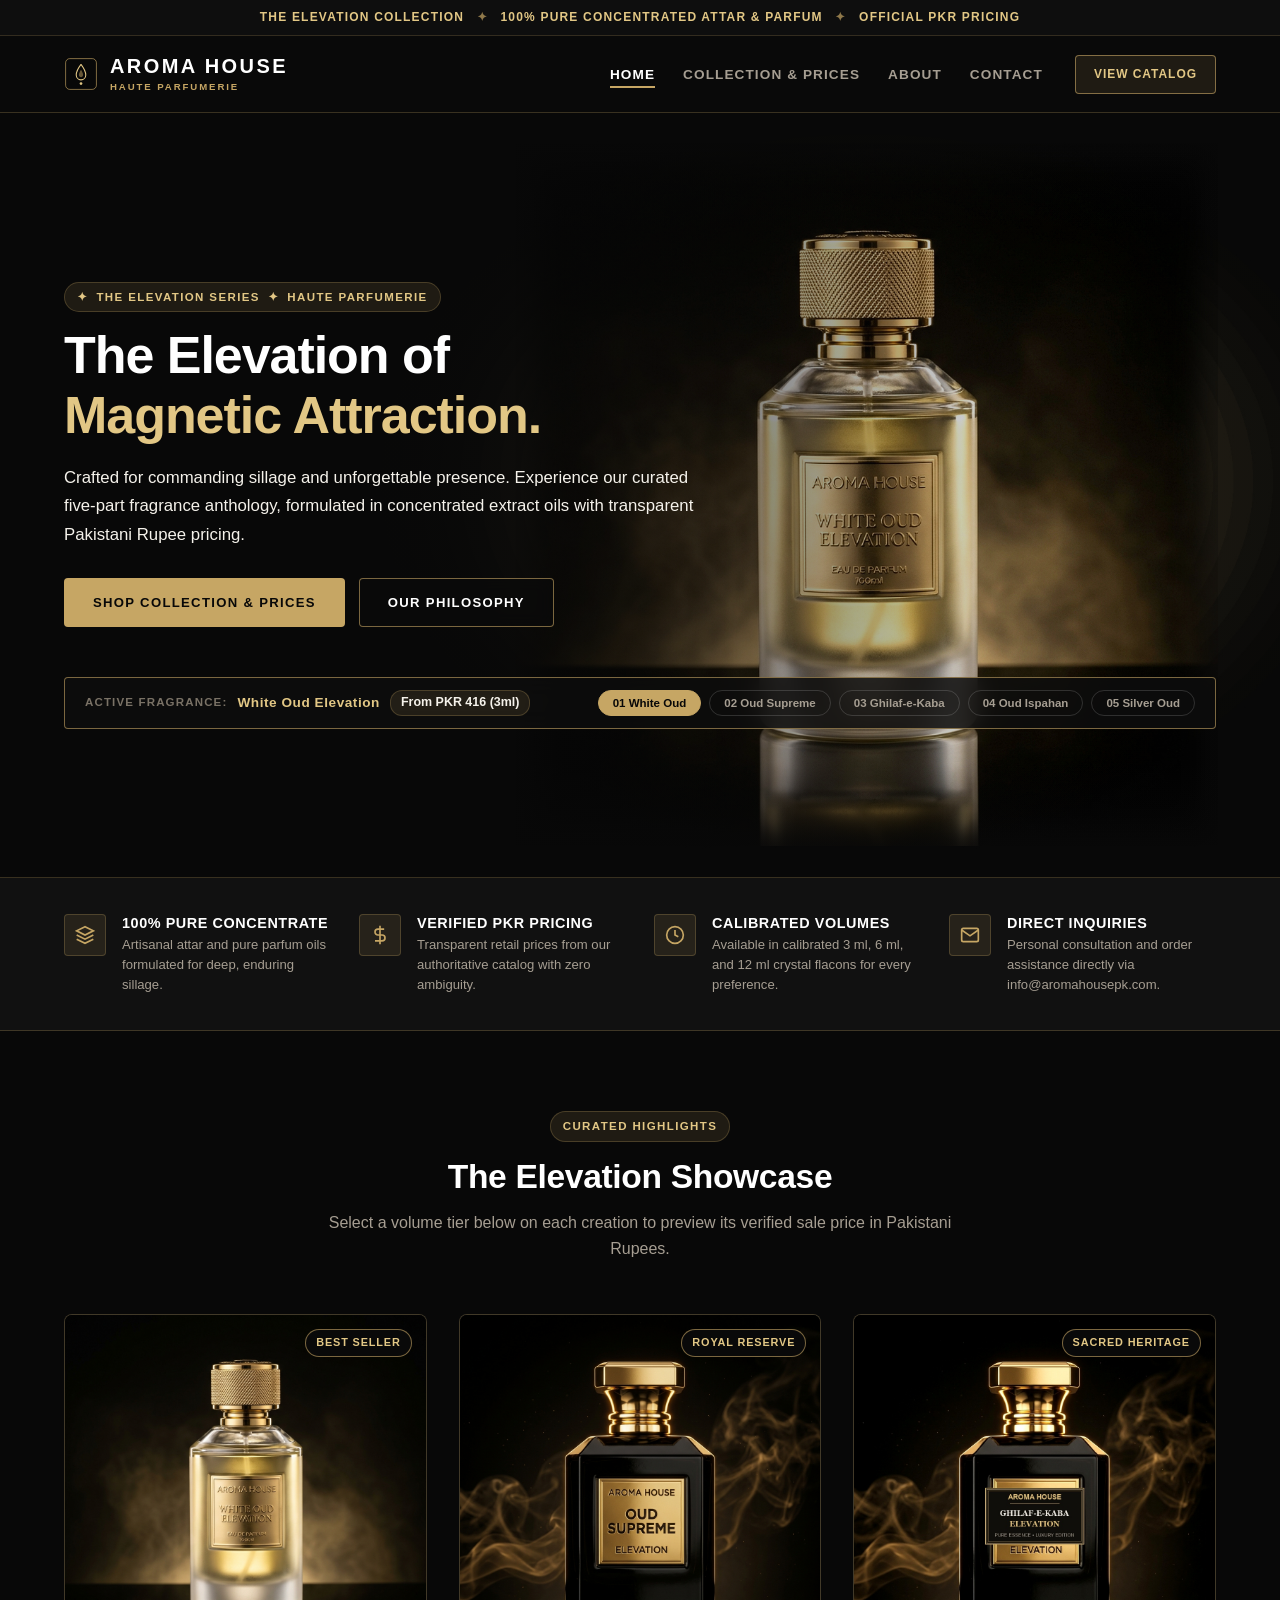
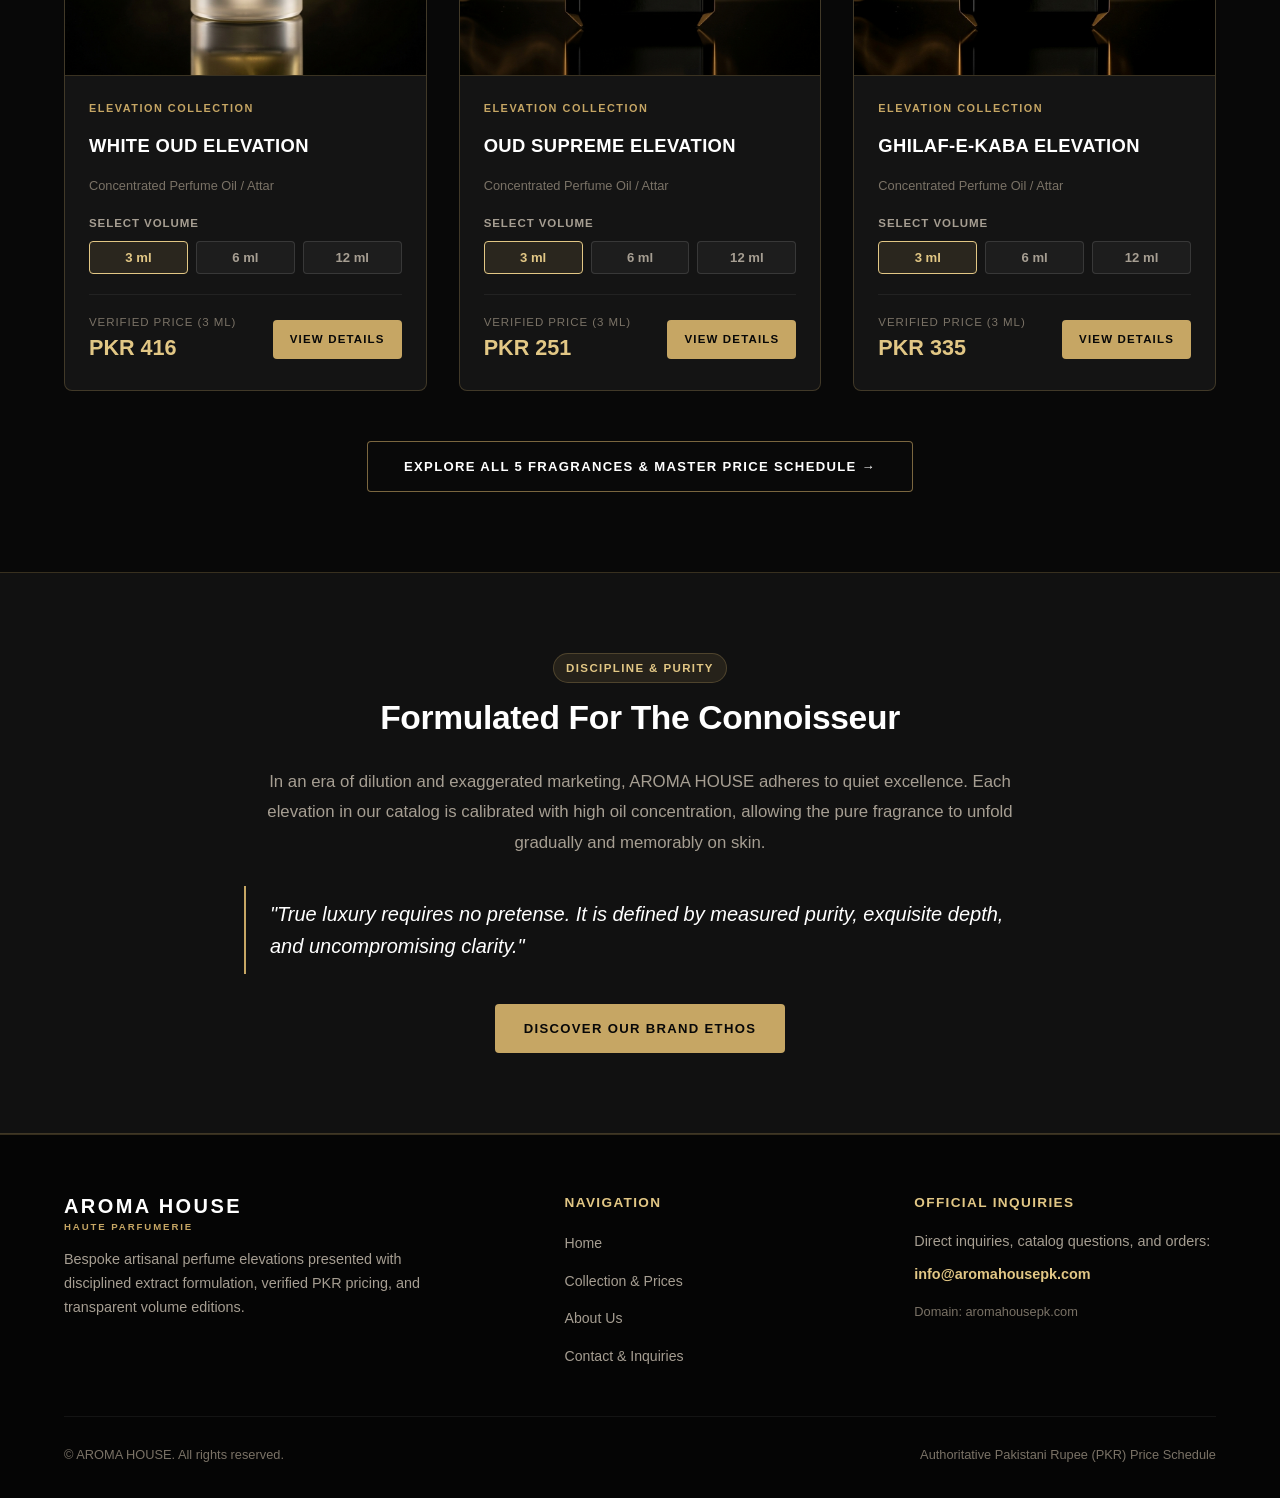
<file: index.html>
<!DOCTYPE html>
<html lang="en">
<head>
  <meta charset="UTF-8">
  <meta name="viewport" content="width=device-width, initial-scale=1.0">
  <title>AROMA HOUSE | Haute Parfumerie &amp; Elevation Fragrances</title>
  <meta name="description" content="Welcome to AROMA HOUSE. Experience our signature Elevation Collection featuring White Oud, Oud Supreme, Ghilaf-e-Kaba, Oud Ispahan, and Silver Oud with verified transparent PKR pricing.">
  <link rel="canonical" href="https://aromahousepk.com/">
  <meta property="og:title" content="AROMA HOUSE | Haute Parfumerie &amp; Elevation Fragrances">
  <meta property="og:description" content="Discover AROMA HOUSE. Pure concentrated fragrance elevations with verified prices in Pakistani Rupees.">
  <meta property="og:url" content="https://aromahousepk.com/">
  <meta property="og:type" content="website">
  <meta property="og:image" content="./assets/story-scene-4-finale.jpg">
  <link rel="icon" type="image/svg+xml" href="./assets/favicon.svg">
  <link rel="stylesheet" href="./css/style.css">
</head>
<body>
  <!-- Accessible Skip Link -->
  <a href="#main-content" class="skip-link">Skip to main content</a>

  <!-- Top Announcement Bar -->
  <aside class="announcement-bar" aria-label="Brand Announcement">
    THE ELEVATION COLLECTION <span>✦</span> 100% PURE CONCENTRATED ATTAR &amp; PARFUM <span>✦</span> OFFICIAL PKR PRICING
  </aside>

  <!-- Global Header -->
  <header class="site-header">
    <div class="container">
      <div class="header-inner">
        <a href="./index.html" class="brand-link" aria-label="AROMA HOUSE Home">
          <svg class="brand-emblem-svg" viewBox="0 0 64 64" fill="none" xmlns="http://www.w3.org/2000/svg" aria-hidden="true">
            <rect width="64" height="64" rx="10" fill="#080808"/>
            <rect x="3" y="3" width="58" height="58" rx="8" stroke="#C6A664" stroke-width="1.5" stroke-opacity="0.8"/>
            <path d="M32 14 C32 14 23 26 23 34 C23 39 27 43 32 43 C37 43 41 39 41 34 C41 26 32 14 32 14 Z" stroke="#E2C785" stroke-width="2" stroke-linejoin="round"/>
            <path d="M32 24 C32 24 28 30 28 34 C28 36.2 29.8 38 32 38 C34.2 38 36 36.2 36 34 C36 30 32 24 32 24 Z" fill="#C6A664" fill-opacity="0.5"/>
            <circle cx="32" cy="50" r="2.5" fill="#E2C785"/>
          </svg>
          <div class="brand-wordmark">
            <span class="brand-title-main">AROMA HOUSE</span>
            <span class="brand-tagline-sub">HAUTE PARFUMERIE</span>
          </div>
        </a>

        <nav class="desktop-nav" aria-label="Primary Navigation">
          <ul class="nav-links">
            <li><a href="./index.html" class="nav-link active" aria-current="page">Home</a></li>
            <li><a href="./collection.html" class="nav-link">Collection &amp; Prices</a></li>
            <li><a href="./about.html" class="nav-link">About</a></li>
            <li><a href="./contact.html" class="nav-link">Contact</a></li>
          </ul>
          <a href="./collection.html" class="header-cta-btn">View Catalog</a>
        </nav>

        <button type="button" class="mobile-nav-toggle" aria-expanded="false" aria-controls="mobile-nav-menu" aria-label="Toggle navigation menu">
          <span class="hamburger-icon">
            <span class="hamburger-line line-1"></span>
            <span class="hamburger-line line-2"></span>
            <span class="hamburger-line line-3"></span>
          </span>
        </button>
      </div>
    </div>
  </header>

  <!-- Mobile Navigation Drawer -->
  <div id="mobile-nav-menu" class="mobile-nav-drawer" aria-label="Mobile Navigation">
    <ul class="mobile-nav-links">
      <li><a href="./index.html" class="mobile-nav-link active">Home</a></li>
      <li><a href="./collection.html" class="mobile-nav-link">Collection &amp; Prices</a></li>
      <li><a href="./about.html" class="mobile-nav-link">About</a></li>
      <li><a href="./contact.html" class="mobile-nav-link">Contact</a></li>
    </ul>
    <div style="margin-top: 24px;">
      <a href="./collection.html" class="btn btn-primary" style="width: 100%;">Explore Full Collection</a>
    </div>
  </div>

  <!-- Main Content -->
  <main id="main-content">
    <!-- Hero Section: Full-Bleed Background Slideshow & Cinema Ambient Video -->
    <section class="hero-fullscreen-section" aria-label="AROMA HOUSE Hero Showcase">
      <!-- Full-bleed Background Media Container (Spans Entire Hero Section) -->
      <div class="hero-backdrop-container">
        <!-- Crystal-Clear Fullscreen Slides for Each Elevation Fragrance -->
        <img src="./assets/hero-slide-1.jpg" alt="White Oud Elevation - AROMA HOUSE" class="hero-bg-slide active" data-slide="0">
        <img src="./assets/hero-slide-2.jpg" alt="Oud Supreme Elevation - AROMA HOUSE" class="hero-bg-slide" data-slide="1">
        <img src="./assets/hero-slide-3.jpg" alt="Ghilaf-e-Kaba Elevation - AROMA HOUSE" class="hero-bg-slide" data-slide="2">
        <img src="./assets/hero-slide-4.jpg" alt="Oud Ispahan Elevation - AROMA HOUSE" class="hero-bg-slide" data-slide="3">
        <img src="./assets/hero-slide-5.jpg" alt="Silver Oud Elevation V-2025 - AROMA HOUSE" class="hero-bg-slide" data-slide="4">

        <!-- Ambient Video Shimmer Layer -->
        <video class="hero-fullscreen-video" autoplay loop muted playsinline poster="./assets/hero-slide-1.jpg" aria-hidden="true">
          <source src="./assets/hero-fullscreen-ambient.mp4" type="video/mp4">
        </video>

        <!-- Studio Vignette Gradient Overlay -->
        <div class="hero-backdrop-overlay" aria-hidden="true"></div>
      </div>

      <!-- Foreground Content Layer -->
      <div class="container hero-foreground-content">
        <div class="hero-content-box">
          <div class="overline-badge">
            <span>✦</span> The Elevation Series <span>✦</span> Haute Parfumerie
          </div>
          <h1 class="hero-headline">
            The Elevation of <br><span class="gold-gradient-text">Magnetic Attraction.</span>
          </h1>
          <p class="hero-subtext">
            Crafted for commanding sillage and unforgettable presence. Experience our curated five-part fragrance anthology, formulated in concentrated extract oils with transparent Pakistani Rupee pricing.
          </p>
          <div class="hero-button-row">
            <a href="./collection.html" class="btn btn-primary">Shop Collection &amp; Prices</a>
            <a href="./about.html" class="btn btn-outline">Our Philosophy</a>
          </div>
        </div>

        <!-- Floating Interactive Fragrance Switcher Bar -->
        <div class="hero-bottom-timeline" aria-label="Elevation Series Fragrance Selector">
          <div class="timeline-info-group">
            <span class="timeline-info-label">Active Fragrance:</span>
            <span class="timeline-active-name" id="hero-active-title">White Oud Elevation</span>
            <span class="timeline-active-price" id="hero-active-price">From PKR 416 (3ml)</span>
          </div>
          <div class="slide-nav-pills" role="tablist" aria-label="Select Fragrance Slide">
            <button type="button" class="slide-pill-trigger active" role="tab" aria-selected="true" data-slide="0" data-name="White Oud Elevation" data-price="From PKR 416 (3ml)">
              01 White Oud
            </button>
            <button type="button" class="slide-pill-trigger" role="tab" aria-selected="false" data-slide="1" data-name="Oud Supreme Elevation" data-price="From PKR 251 (3ml)">
              02 Oud Supreme
            </button>
            <button type="button" class="slide-pill-trigger" role="tab" aria-selected="false" data-slide="2" data-name="Ghilaf-e-Kaba Elevation" data-price="From PKR 335 (3ml)">
              03 Ghilaf-e-Kaba
            </button>
            <button type="button" class="slide-pill-trigger" role="tab" aria-selected="false" data-slide="3" data-name="Oud Ispahan Elevation" data-price="From PKR 504 (3ml)">
              04 Oud Ispahan
            </button>
            <button type="button" class="slide-pill-trigger" role="tab" aria-selected="false" data-slide="4" data-name="Silver Oud Elevation V-2025" data-price="From PKR 281 (3ml)">
              05 Silver Oud
            </button>
          </div>
        </div>
      </div>
    </section>

    <!-- Trust & Quality Strip -->
    <section class="trust-strip-section">
      <div class="container">
        <div class="trust-grid">
          <div class="trust-item">
            <div class="trust-icon-box" aria-hidden="true">
              <svg width="20" height="20" viewBox="0 0 24 24" fill="none" stroke="currentColor" stroke-width="2">
                <path d="M12 2L2 7l10 5 10-5-10-5zM2 17l10 5 10-5M2 12l10 5 10-5"/>
              </svg>
            </div>
            <div>
              <h3 class="trust-item-title">100% Pure Concentrate</h3>
              <p class="trust-item-desc">Artisanal attar and pure parfum oils formulated for deep, enduring sillage.</p>
            </div>
          </div>

          <div class="trust-item">
            <div class="trust-icon-box" aria-hidden="true">
              <svg width="20" height="20" viewBox="0 0 24 24" fill="none" stroke="currentColor" stroke-width="2">
                <path d="M12 1v22M17 5H9.5a3.5 3.5 0 0 0 0 7h5a3.5 3.5 0 0 1 0 7H6"/>
              </svg>
            </div>
            <div>
              <h3 class="trust-item-title">Verified PKR Pricing</h3>
              <p class="trust-item-desc">Transparent retail prices from our authoritative catalog with zero ambiguity.</p>
            </div>
          </div>

          <div class="trust-item">
            <div class="trust-icon-box" aria-hidden="true">
              <svg width="20" height="20" viewBox="0 0 24 24" fill="none" stroke="currentColor" stroke-width="2">
                <circle cx="12" cy="12" r="10"/>
                <polyline points="12 6 12 12 16 14"/>
              </svg>
            </div>
            <div>
              <h3 class="trust-item-title">Calibrated Volumes</h3>
              <p class="trust-item-desc">Available in calibrated 3 ml, 6 ml, and 12 ml crystal flacons for every preference.</p>
            </div>
          </div>

          <div class="trust-item">
            <div class="trust-icon-box" aria-hidden="true">
              <svg width="20" height="20" viewBox="0 0 24 24" fill="none" stroke="currentColor" stroke-width="2">
                <path d="M4 4h16c1.1 0 2 .9 2 2v12c0 1.1-.9 2-2 2H4c-1.1 0-2-.9-2-2V6c0-1.1.9-2 2-2z"/>
                <polyline points="22,6 12,13 2,6"/>
              </svg>
            </div>
            <div>
              <h3 class="trust-item-title">Direct Inquiries</h3>
              <p class="trust-item-desc">Personal consultation and order assistance directly via info@aromahousepk.com.</p>
            </div>
          </div>
        </div>
      </div>
    </section>

    <!-- Curated Fragrance Highlights -->
    <section class="section">
      <div class="container">
        <div class="section-title-wrap">
          <div class="overline-badge">Curated Highlights</div>
          <h2 class="section-heading-epic">The Elevation Showcase</h2>
          <p class="section-desc-epic">
            Select a volume tier below on each creation to preview its verified sale price in Pakistani Rupees.
          </p>
        </div>

        <div class="products-grid-luxury">
          <!-- Featured Product 1: WHITE OUD ELEVATION -->
          <article class="fragrance-card" id="card-white-oud">
            <div class="fragrance-card-media">
              <span class="fragrance-card-badge">BEST SELLER</span>
              <img src="./assets/white-oud-elevation.jpg" alt="AROMA HOUSE White Oud Elevation Luxury Perfume Bottle" loading="lazy">
            </div>
            <div class="fragrance-card-body">
              <span class="fragrance-card-category">Elevation Collection</span>
              <h3 class="fragrance-card-name">WHITE OUD ELEVATION</h3>
              <p class="fragrance-card-concentration">Concentrated Perfume Oil / Attar</p>

              <span class="size-picker-label">Select Volume</span>
              <div class="size-picker-buttons" role="group" aria-label="Available bottle sizes for White Oud Elevation">
                <button type="button" class="size-pill-btn active" data-size="3 ml" data-price="PKR 416" aria-pressed="true">3 ml</button>
                <button type="button" class="size-pill-btn" data-size="6 ml" data-price="PKR 702" aria-pressed="false">6 ml</button>
                <button type="button" class="size-pill-btn" data-size="12 ml" data-price="PKR 1,283" aria-pressed="false">12 ml</button>
              </div>

              <div class="fragrance-card-footer">
                <div>
                  <div class="price-sub-label">Verified Price (<span class="current-size-label">3 ml</span>)</div>
                  <div class="price-amount-highlight">PKR 416</div>
                </div>
                <a href="./collection.html#product-white-oud" class="btn btn-primary" style="padding: 9px 16px; font-size: 0.72rem;">View Details</a>
              </div>
            </div>
          </article>

          <!-- Featured Product 2: OUD SUPREME ELEVATION -->
          <article class="fragrance-card" id="card-oud-supreme">
            <div class="fragrance-card-media">
              <span class="fragrance-card-badge">ROYAL RESERVE</span>
              <img src="./assets/oud-supreme-elevation.jpg" alt="AROMA HOUSE Oud Supreme Elevation Luxury Perfume Bottle" loading="lazy">
            </div>
            <div class="fragrance-card-body">
              <span class="fragrance-card-category">Elevation Collection</span>
              <h3 class="fragrance-card-name">OUD SUPREME ELEVATION</h3>
              <p class="fragrance-card-concentration">Concentrated Perfume Oil / Attar</p>

              <span class="size-picker-label">Select Volume</span>
              <div class="size-picker-buttons" role="group" aria-label="Available bottle sizes for Oud Supreme Elevation">
                <button type="button" class="size-pill-btn active" data-size="3 ml" data-price="PKR 251" aria-pressed="true">3 ml</button>
                <button type="button" class="size-pill-btn" data-size="6 ml" data-price="PKR 371" aria-pressed="false">6 ml</button>
                <button type="button" class="size-pill-btn" data-size="12 ml" data-price="PKR 621" aria-pressed="false">12 ml</button>
              </div>

              <div class="fragrance-card-footer">
                <div>
                  <div class="price-sub-label">Verified Price (<span class="current-size-label">3 ml</span>)</div>
                  <div class="price-amount-highlight">PKR 251</div>
                </div>
                <a href="./collection.html#product-oud-supreme" class="btn btn-primary" style="padding: 9px 16px; font-size: 0.72rem;">View Details</a>
              </div>
            </div>
          </article>

          <!-- Featured Product 3: GHILAF-E-KABA ELEVATION -->
          <article class="fragrance-card" id="card-ghilaf-e-kaba">
            <div class="fragrance-card-media">
              <span class="fragrance-card-badge">SACRED HERITAGE</span>
              <img src="./assets/ghilaf-e-kaba-elevation.jpg" alt="AROMA HOUSE Ghilaf-E-Kaba Elevation Luxury Perfume Bottle" loading="lazy">
            </div>
            <div class="fragrance-card-body">
              <span class="fragrance-card-category">Elevation Collection</span>
              <h3 class="fragrance-card-name">GHILAF-E-KABA ELEVATION</h3>
              <p class="fragrance-card-concentration">Concentrated Perfume Oil / Attar</p>

              <span class="size-picker-label">Select Volume</span>
              <div class="size-picker-buttons" role="group" aria-label="Available bottle sizes for Ghilaf-E-Kaba Elevation">
                <button type="button" class="size-pill-btn active" data-size="3 ml" data-price="PKR 335" aria-pressed="true">3 ml</button>
                <button type="button" class="size-pill-btn" data-size="6 ml" data-price="PKR 540" aria-pressed="false">6 ml</button>
                <button type="button" class="size-pill-btn" data-size="12 ml" data-price="PKR 959" aria-pressed="false">12 ml</button>
              </div>

              <div class="fragrance-card-footer">
                <div>
                  <div class="price-sub-label">Verified Price (<span class="current-size-label">3 ml</span>)</div>
                  <div class="price-amount-highlight">PKR 335</div>
                </div>
                <a href="./collection.html#product-ghilaf-e-kaba" class="btn btn-primary" style="padding: 9px 16px; font-size: 0.72rem;">View Details</a>
              </div>
            </div>
          </article>
        </div>

        <div style="text-align: center; margin-top: 50px;">
          <a href="./collection.html" class="btn btn-outline" style="padding: 14px 36px;">
            Explore All 5 Fragrances &amp; Master Price Schedule &rarr;
          </a>
        </div>
      </div>
    </section>

    <!-- Editorial Craft Section -->
    <section class="section" style="background-color: var(--bg-secondary);">
      <div class="container-narrow">
        <div style="text-align: center; margin-bottom: 28px;">
          <div class="overline-badge">Discipline &amp; Purity</div>
          <h2>Formulated For The Connoisseur</h2>
        </div>
        <p style="font-size: 1.05rem; line-height: 1.8; text-align: center;">
          In an era of dilution and exaggerated marketing, AROMA HOUSE adheres to quiet excellence. Each elevation in our catalog is calibrated with high oil concentration, allowing the pure fragrance to unfold gradually and memorably on skin.
        </p>
        <div class="editorial-quote-block">
          "True luxury requires no pretense. It is defined by measured purity, exquisite depth, and uncompromising clarity."
        </div>
        <div style="text-align: center; margin-top: 30px;">
          <a href="./about.html" class="btn btn-primary">Discover Our Brand Ethos</a>
        </div>
      </div>
    </section>
  </main>

  <!-- Global Footer -->
  <footer class="site-footer">
    <div class="container">
      <div class="footer-main-grid">
        <div>
          <div class="brand-wordmark">
            <span class="brand-title-main">AROMA HOUSE</span>
            <span class="brand-tagline-sub">HAUTE PARFUMERIE</span>
          </div>
          <p class="footer-bio-text">
            Bespoke artisanal perfume elevations presented with disciplined extract formulation, verified PKR pricing, and transparent volume editions.
          </p>
        </div>

        <div>
          <h4 class="footer-col-title">Navigation</h4>
          <ul class="footer-nav-list">
            <li><a href="./index.html">Home</a></li>
            <li><a href="./collection.html">Collection &amp; Prices</a></li>
            <li><a href="./about.html">About Us</a></li>
            <li><a href="./contact.html">Contact &amp; Inquiries</a></li>
          </ul>
        </div>

        <div>
          <h4 class="footer-col-title">Official Inquiries</h4>
          <p class="footer-contact-item" style="margin-bottom: 10px;">
            Direct inquiries, catalog questions, and orders:
          </p>
          <p class="footer-contact-item">
            <a href="mailto:info@aromahousepk.com">info@aromahousepk.com</a>
          </p>
          <p class="footer-contact-item" style="margin-top: 12px; font-size: 0.8rem; color: var(--text-muted);">
            Domain: aromahousepk.com
          </p>
        </div>
      </div>

      <div class="footer-bottom-bar">
        <div class="footer-copy">
          &copy; AROMA HOUSE. All rights reserved.
        </div>
        <div class="footer-badge-note">
          Authoritative Pakistani Rupee (PKR) Price Schedule
        </div>
      </div>
    </div>
  </footer>

  <script src="./js/products.js"></script>
  <script src="./js/main.js"></script>
</body>
</html>
</file>
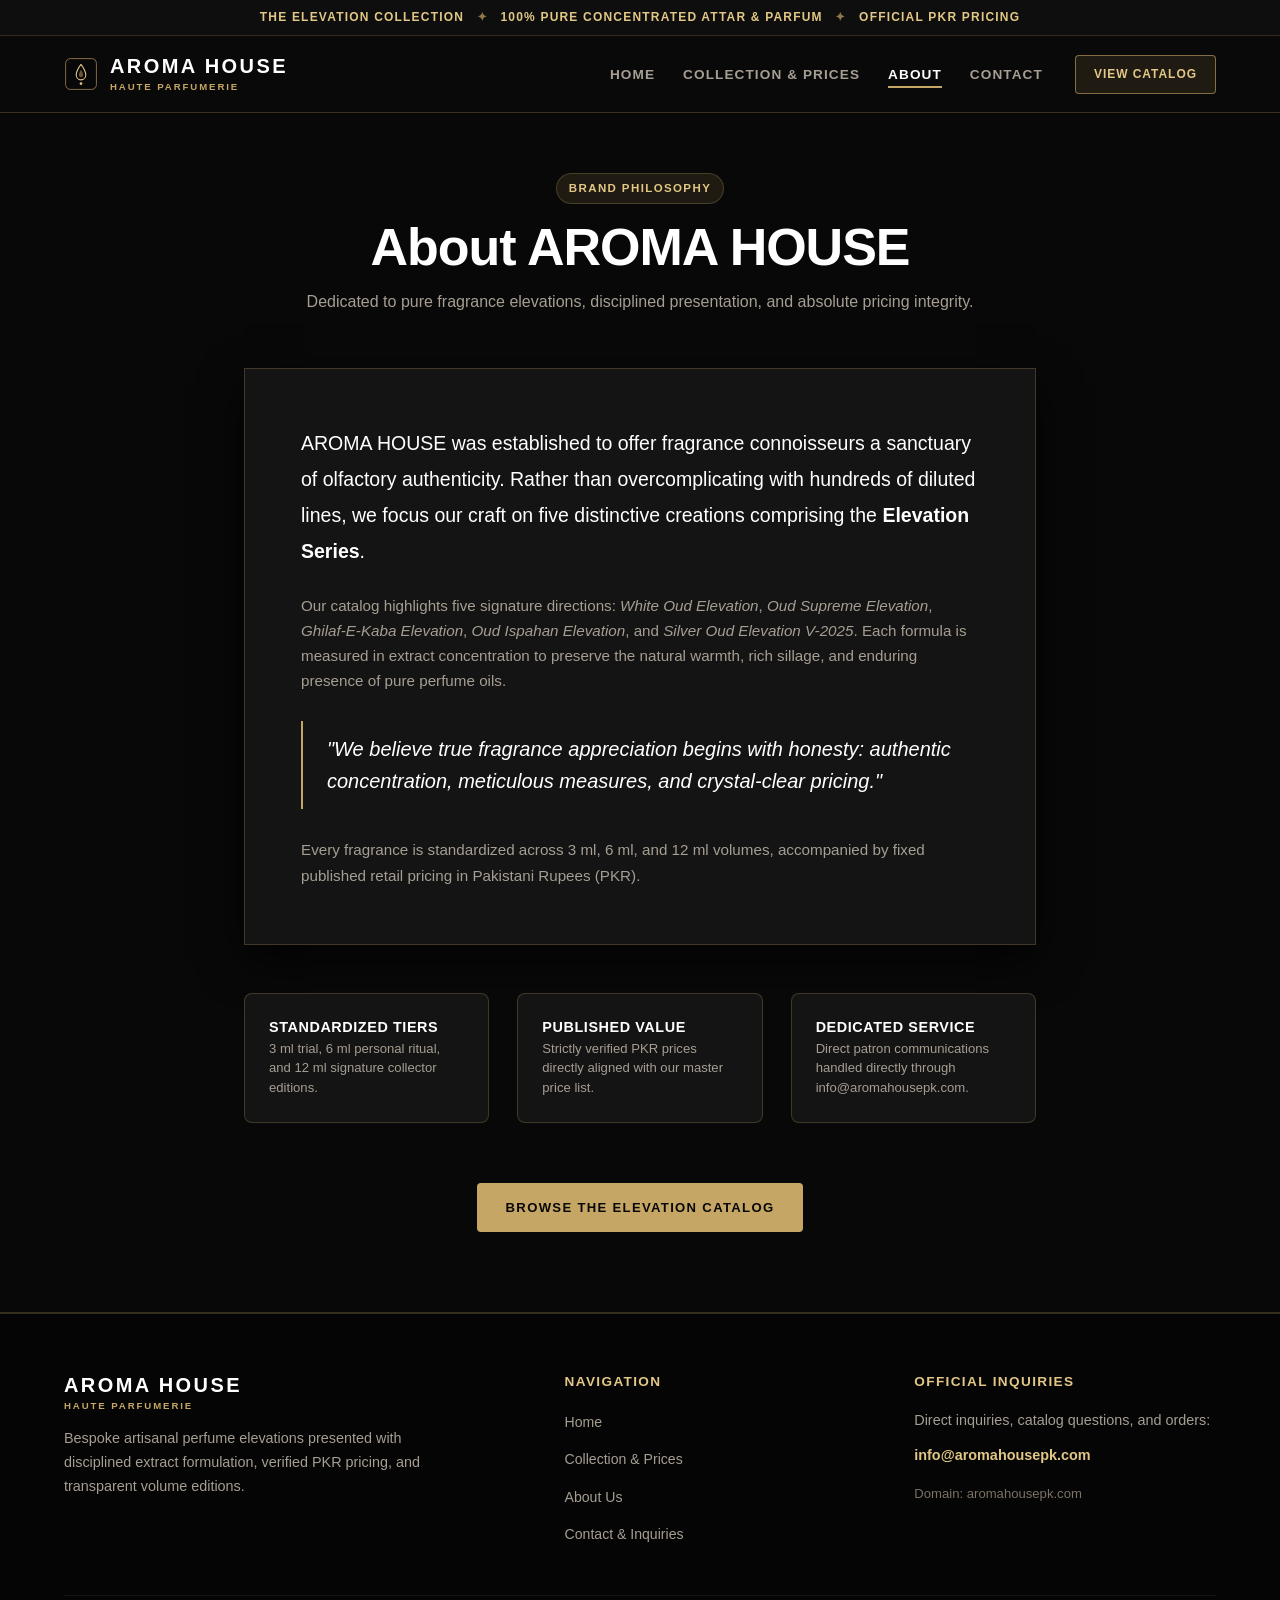
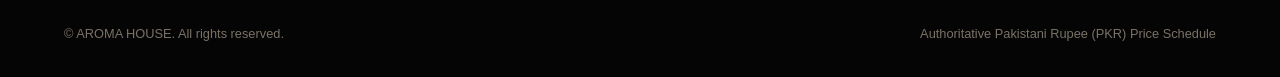
<file: about.html>
<!DOCTYPE html>
<html lang="en">
<head>
  <meta charset="UTF-8">
  <meta name="viewport" content="width=device-width, initial-scale=1.0">
  <title>About Us | AROMA HOUSE</title>
  <meta name="description" content="Learn about AROMA HOUSE and the philosophy behind our Elevation fragrance catalog, curated with disciplined standards and transparent pricing.">
  <link rel="canonical" href="https://aromahousepk.com/about.html">
  <meta property="og:title" content="About Us | AROMA HOUSE">
  <meta property="og:description" content="Learn about AROMA HOUSE and the philosophy behind our Elevation fragrance catalog.">
  <meta property="og:url" content="https://aromahousepk.com/about.html">
  <meta property="og:type" content="website">
  <meta property="og:image" content="./assets/hero-bottle.jpg">
  <link rel="icon" type="image/svg+xml" href="./assets/favicon.svg">
  <link rel="stylesheet" href="./css/style.css">
</head>
<body>
  <!-- Accessible Skip Link -->
  <a href="#main-content" class="skip-link">Skip to main content</a>

  <!-- Top Announcement Ticker -->
  <aside class="announcement-bar" aria-label="Brand Announcement">
    THE ELEVATION COLLECTION <span>✦</span> 100% PURE CONCENTRATED ATTAR &amp; PARFUM <span>✦</span> OFFICIAL PKR PRICING
  </aside>

  <!-- Global Header -->
  <header class="site-header">
    <div class="container">
      <div class="header-inner">
        <a href="./index.html" class="brand-link" aria-label="AROMA HOUSE Home">
          <svg class="brand-emblem-svg" viewBox="0 0 64 64" fill="none" xmlns="http://www.w3.org/2000/svg" aria-hidden="true">
            <rect width="64" height="64" rx="12" fill="#080808"/>
            <rect x="3" y="3" width="58" height="58" rx="9" stroke="#C6A664" stroke-width="1.5" stroke-opacity="0.8"/>
            <path d="M32 14 C32 14 23 26 23 34 C23 39 27 43 32 43 C37 43 41 39 41 34 C41 26 32 14 32 14 Z" stroke="#E2C785" stroke-width="2" stroke-linejoin="round"/>
            <path d="M32 24 C32 24 28 30 28 34 C28 36.2 29.8 38 32 38 C34.2 38 36 36.2 36 34 C36 30 32 24 32 24 Z" fill="#C6A664" fill-opacity="0.5"/>
            <circle cx="32" cy="50" r="2.5" fill="#E2C785"/>
          </svg>
          <div class="brand-wordmark">
            <span class="brand-title-main">AROMA HOUSE</span>
            <span class="brand-tagline-sub">HAUTE PARFUMERIE</span>
          </div>
        </a>

        <nav class="desktop-nav" aria-label="Primary Navigation">
          <ul class="nav-links">
            <li><a href="./index.html" class="nav-link">Home</a></li>
            <li><a href="./collection.html" class="nav-link">Collection &amp; Prices</a></li>
            <li><a href="./about.html" class="nav-link active" aria-current="page">About</a></li>
            <li><a href="./contact.html" class="nav-link">Contact</a></li>
          </ul>
          <a href="./collection.html" class="header-cta-btn">View Catalog</a>
        </nav>

        <button type="button" class="mobile-nav-toggle" aria-expanded="false" aria-controls="mobile-nav-menu" aria-label="Toggle navigation menu">
          <span class="hamburger-icon">
            <span class="hamburger-line line-1"></span>
            <span class="hamburger-line line-2"></span>
            <span class="hamburger-line line-3"></span>
          </span>
        </button>
      </div>
    </div>
  </header>

  <!-- Mobile Navigation Drawer -->
  <div id="mobile-nav-menu" class="mobile-nav-drawer" aria-label="Mobile Navigation">
    <ul class="mobile-nav-links">
      <li><a href="./index.html" class="mobile-nav-link">Home</a></li>
      <li><a href="./collection.html" class="mobile-nav-link">Collection &amp; Prices</a></li>
      <li><a href="./about.html" class="mobile-nav-link active">About</a></li>
      <li><a href="./contact.html" class="mobile-nav-link">Contact</a></li>
    </ul>
  </div>

  <!-- Main Content -->
  <main id="main-content">
    <section class="section" style="padding-top: 60px;">
      <div class="container-narrow">
        <div class="section-title-wrap">
          <div class="overline-badge">Brand Philosophy</div>
          <h1 class="section-heading-epic">About AROMA HOUSE</h1>
          <p class="section-desc-epic">
            Dedicated to pure fragrance elevations, disciplined presentation, and absolute pricing integrity.
          </p>
        </div>

        <div style="background: var(--bg-card); border: 1px solid var(--gold-border); border-radius: var(--radius-lg); padding: clamp(32px, 5vw, 56px); margin-bottom: 48px; box-shadow: 0 16px 40px rgba(0, 0, 0, 0.7);">
          <p style="font-size: 1.22rem; line-height: 1.85; color: var(--text-white); margin-bottom: 24px;">
            AROMA HOUSE was established to offer fragrance connoisseurs a sanctuary of olfactory authenticity. Rather than overcomplicating with hundreds of diluted lines, we focus our craft on five distinctive creations comprising the <strong>Elevation Series</strong>.
          </p>

          <p>
            Our catalog highlights five signature directions: <em>White Oud Elevation</em>, <em>Oud Supreme Elevation</em>, <em>Ghilaf-E-Kaba Elevation</em>, <em>Oud Ispahan Elevation</em>, and <em>Silver Oud Elevation V-2025</em>. Each formula is measured in extract concentration to preserve the natural warmth, rich sillage, and enduring presence of pure perfume oils.
          </p>

          <div class="editorial-quote-block">
            "We believe true fragrance appreciation begins with honesty: authentic concentration, meticulous measures, and crystal-clear pricing."
          </div>

          <p>
            Every fragrance is standardized across 3 ml, 6 ml, and 12 ml volumes, accompanied by fixed published retail pricing in Pakistani Rupees (PKR).
          </p>
        </div>

        <div class="trust-grid" style="margin-top: 36px;">
          <div class="trust-item" style="background: var(--bg-card); border: 1px solid var(--gold-border); padding: 24px; border-radius: var(--radius-md);">
            <div>
              <h3 class="trust-item-title">Standardized Tiers</h3>
              <p class="trust-item-desc">3 ml trial, 6 ml personal ritual, and 12 ml signature collector editions.</p>
            </div>
          </div>

          <div class="trust-item" style="background: var(--bg-card); border: 1px solid var(--gold-border); padding: 24px; border-radius: var(--radius-md);">
            <div>
              <h3 class="trust-item-title">Published Value</h3>
              <p class="trust-item-desc">Strictly verified PKR prices directly aligned with our master price list.</p>
            </div>
          </div>

          <div class="trust-item" style="background: var(--bg-card); border: 1px solid var(--gold-border); padding: 24px; border-radius: var(--radius-md);">
            <div>
              <h3 class="trust-item-title">Dedicated Service</h3>
              <p class="trust-item-desc">Direct patron communications handled directly through info@aromahousepk.com.</p>
            </div>
          </div>
        </div>

        <div style="text-align: center; margin-top: 60px;">
          <a href="./collection.html" class="btn btn-primary">Browse The Elevation Catalog</a>
        </div>
      </div>
    </section>
  </main>

  <!-- Global Footer -->
  <footer class="site-footer">
    <div class="container">
      <div class="footer-main-grid">
        <div>
          <div class="brand-wordmark">
            <span class="brand-title-main">AROMA HOUSE</span>
            <span class="brand-tagline-sub">HAUTE PARFUMERIE</span>
          </div>
          <p class="footer-bio-text">
            Bespoke artisanal perfume elevations presented with disciplined extract formulation, verified PKR pricing, and transparent volume editions.
          </p>
        </div>

        <div>
          <h4 class="footer-col-title">Navigation</h4>
          <ul class="footer-nav-list">
            <li><a href="./index.html">Home</a></li>
            <li><a href="./collection.html">Collection &amp; Prices</a></li>
            <li><a href="./about.html">About Us</a></li>
            <li><a href="./contact.html">Contact &amp; Inquiries</a></li>
          </ul>
        </div>

        <div>
          <h4 class="footer-col-title">Official Inquiries</h4>
          <p class="footer-contact-item" style="margin-bottom: 12px;">
            Direct inquiries, catalog questions, and orders:
          </p>
          <p class="footer-contact-item">
            <a href="mailto:info@aromahousepk.com">info@aromahousepk.com</a>
          </p>
          <p class="footer-contact-item" style="margin-top: 14px; font-size: 0.82rem; color: var(--text-muted);">
            Domain: aromahousepk.com
          </p>
        </div>
      </div>

      <div class="footer-bottom-bar">
        <div class="footer-copy">
          &copy; AROMA HOUSE. All rights reserved.
        </div>
        <div class="footer-badge-note">
          Authoritative Pakistani Rupee (PKR) Price Schedule
        </div>
      </div>
    </div>
  </footer>

  <script src="./js/products.js"></script>
  <script src="./js/main.js"></script>
</body>
</html>
</file>
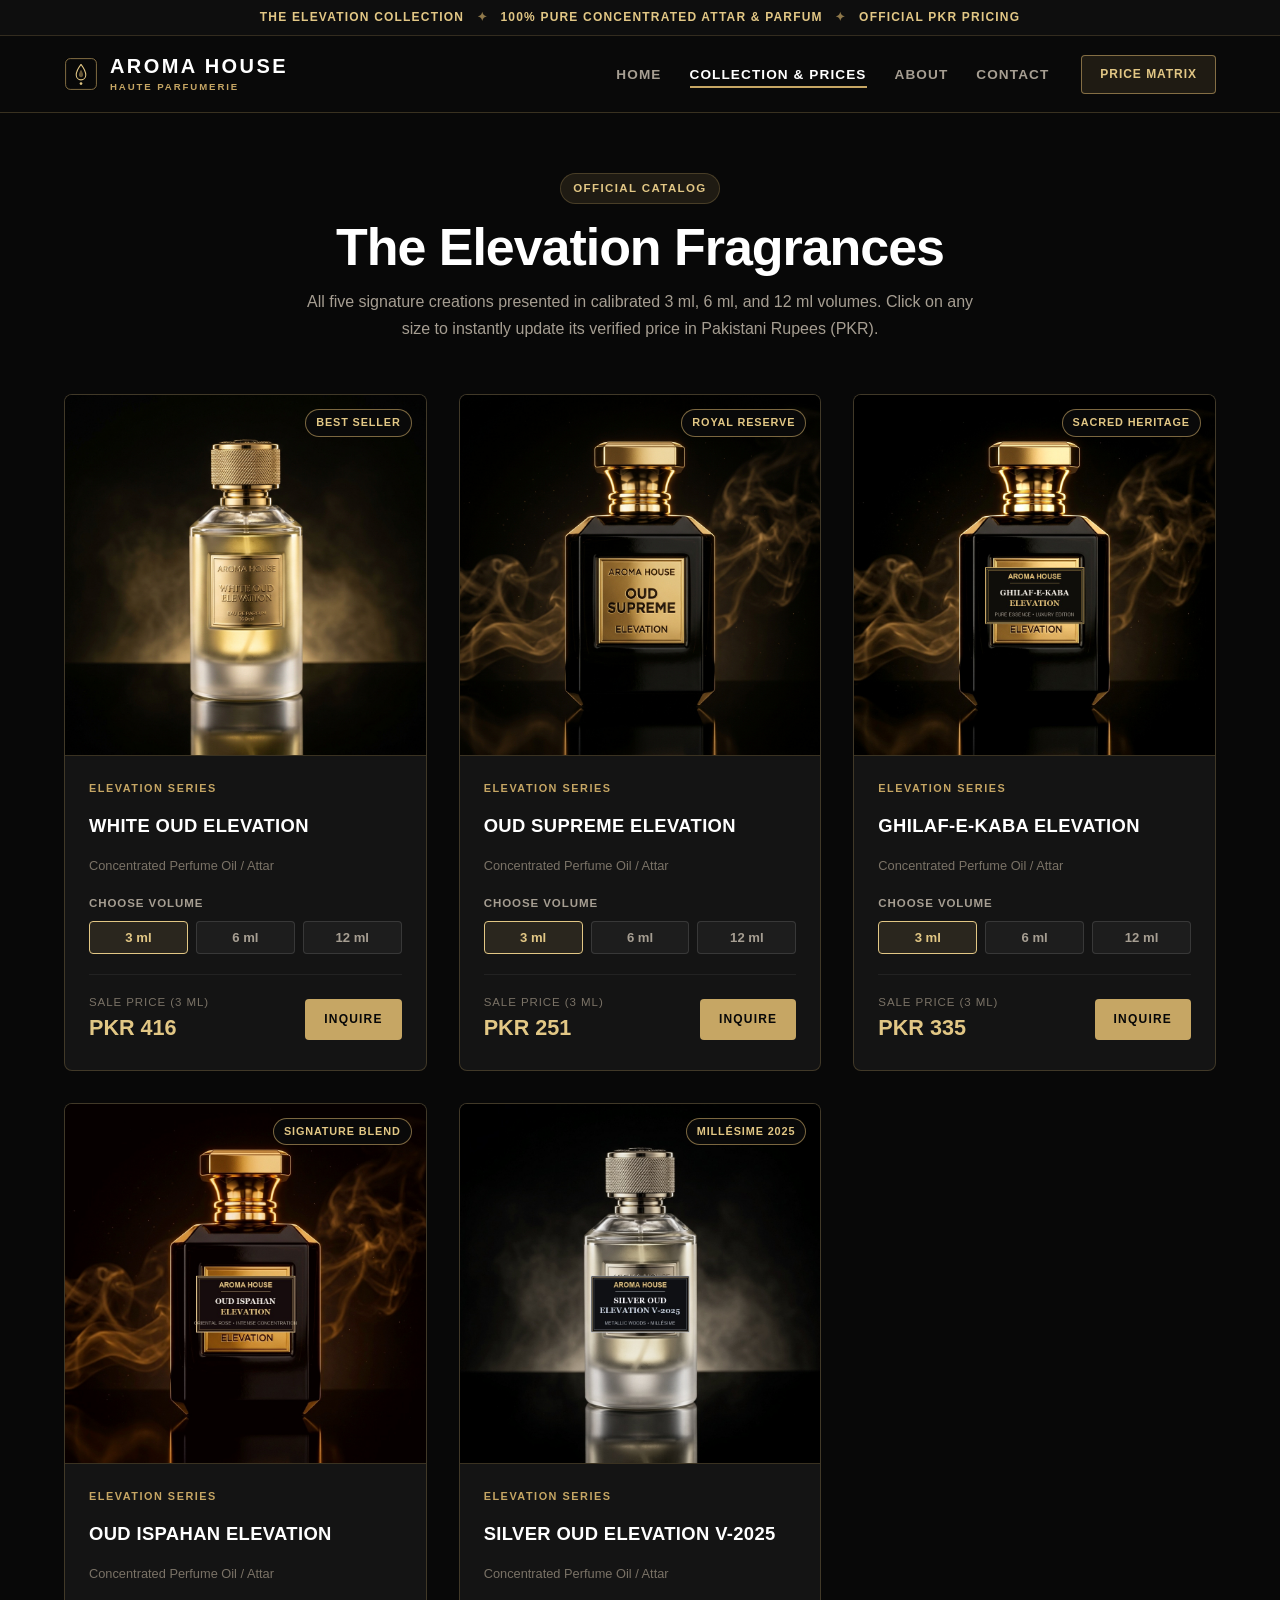
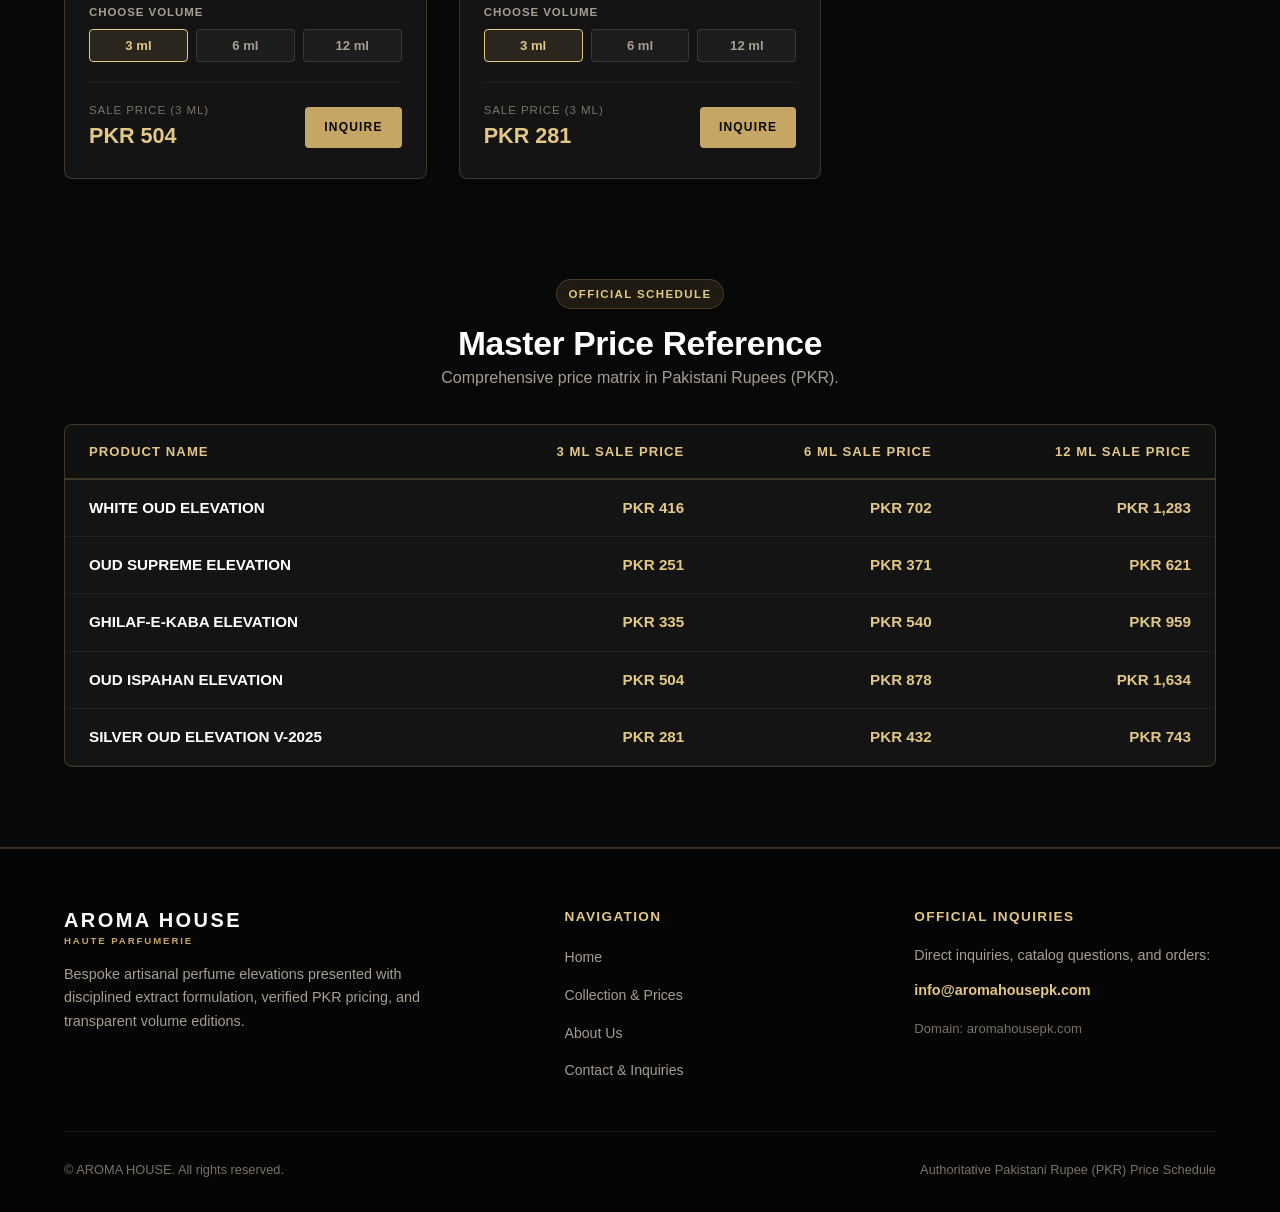
<file: collection.html>
<!DOCTYPE html>
<html lang="en">
<head>
  <meta charset="UTF-8">
  <meta name="viewport" content="width=device-width, initial-scale=1.0">
  <title>Collection &amp; Prices | AROMA HOUSE</title>
  <meta name="description" content="Explore the full AROMA HOUSE Elevation Collection: White Oud, Oud Supreme, Ghilaf-e-Kaba, Oud Ispahan, and Silver Oud V-2025 in 3ml, 6ml, and 12ml sizes with verified PKR prices.">
  <link rel="canonical" href="https://aromahousepk.com/collection.html">
  <meta property="og:title" content="Collection &amp; Prices | AROMA HOUSE Fragrances">
  <meta property="og:description" content="Explore the full AROMA HOUSE Elevation Collection in 3ml, 6ml, and 12ml sizes with verified PKR prices.">
  <meta property="og:url" content="https://aromahousepk.com/collection.html">
  <meta property="og:type" content="website">
  <meta property="og:image" content="./assets/hero-bottle.jpg">
  <link rel="icon" type="image/svg+xml" href="./assets/favicon.svg">
  <link rel="stylesheet" href="./css/style.css">
</head>
<body>
  <!-- Accessible Skip Link -->
  <a href="#main-content" class="skip-link">Skip to main content</a>

  <!-- Top Announcement Ticker -->
  <aside class="announcement-bar" aria-label="Brand Announcement">
    THE ELEVATION COLLECTION <span>✦</span> 100% PURE CONCENTRATED ATTAR &amp; PARFUM <span>✦</span> OFFICIAL PKR PRICING
  </aside>

  <!-- Global Header -->
  <header class="site-header">
    <div class="container">
      <div class="header-inner">
        <a href="./index.html" class="brand-link" aria-label="AROMA HOUSE Home">
          <svg class="brand-emblem-svg" viewBox="0 0 64 64" fill="none" xmlns="http://www.w3.org/2000/svg" aria-hidden="true">
            <rect width="64" height="64" rx="12" fill="#080808"/>
            <rect x="3" y="3" width="58" height="58" rx="9" stroke="#C6A664" stroke-width="1.5" stroke-opacity="0.8"/>
            <path d="M32 14 C32 14 23 26 23 34 C23 39 27 43 32 43 C37 43 41 39 41 34 C41 26 32 14 32 14 Z" stroke="#E2C785" stroke-width="2" stroke-linejoin="round"/>
            <path d="M32 24 C32 24 28 30 28 34 C28 36.2 29.8 38 32 38 C34.2 38 36 36.2 36 34 C36 30 32 24 32 24 Z" fill="#C6A664" fill-opacity="0.5"/>
            <circle cx="32" cy="50" r="2.5" fill="#E2C785"/>
          </svg>
          <div class="brand-wordmark">
            <span class="brand-title-main">AROMA HOUSE</span>
            <span class="brand-tagline-sub">HAUTE PARFUMERIE</span>
          </div>
        </a>

        <nav class="desktop-nav" aria-label="Primary Navigation">
          <ul class="nav-links">
            <li><a href="./index.html" class="nav-link">Home</a></li>
            <li><a href="./collection.html" class="nav-link active" aria-current="page">Collection &amp; Prices</a></li>
            <li><a href="./about.html" class="nav-link">About</a></li>
            <li><a href="./contact.html" class="nav-link">Contact</a></li>
          </ul>
          <a href="#master-table" class="header-cta-btn">Price Matrix</a>
        </nav>

        <button type="button" class="mobile-nav-toggle" aria-expanded="false" aria-controls="mobile-nav-menu" aria-label="Toggle navigation menu">
          <span class="hamburger-icon">
            <span class="hamburger-line line-1"></span>
            <span class="hamburger-line line-2"></span>
            <span class="hamburger-line line-3"></span>
          </span>
        </button>
      </div>
    </div>
  </header>

  <!-- Mobile Navigation Drawer -->
  <div id="mobile-nav-menu" class="mobile-nav-drawer" aria-label="Mobile Navigation">
    <ul class="mobile-nav-links">
      <li><a href="./index.html" class="mobile-nav-link">Home</a></li>
      <li><a href="./collection.html" class="mobile-nav-link active">Collection &amp; Prices</a></li>
      <li><a href="./about.html" class="mobile-nav-link">About</a></li>
      <li><a href="./contact.html" class="mobile-nav-link">Contact</a></li>
    </ul>
  </div>

  <!-- Main Content -->
  <main id="main-content">
    <section class="section" style="padding-top: 60px;">
      <div class="container">
        <div class="section-title-wrap">
          <div class="overline-badge">Official Catalog</div>
          <h1 class="section-heading-epic">The Elevation Fragrances</h1>
          <p class="section-desc-epic">
            All five signature creations presented in calibrated 3 ml, 6 ml, and 12 ml volumes. Click on any size to instantly update its verified price in Pakistani Rupees (PKR).
          </p>
        </div>

        <!-- All 5 Fragrances Grid -->
        <div class="products-grid-luxury">
          <!-- 1. WHITE OUD ELEVATION -->
          <article class="fragrance-card" id="product-white-oud">
            <div class="fragrance-card-media">
              <span class="fragrance-card-badge">BEST SELLER</span>
              <img src="./assets/white-oud-elevation.jpg" alt="AROMA HOUSE White Oud Elevation Luxury Perfume Bottle" loading="lazy">
            </div>
            <div class="fragrance-card-body">
              <span class="fragrance-card-category">Elevation Series</span>
              <h2 class="fragrance-card-name">WHITE OUD ELEVATION</h2>
              <p class="fragrance-card-concentration">Concentrated Perfume Oil / Attar</p>

              <span class="size-picker-label">Choose Volume</span>
              <div class="size-picker-buttons" role="group" aria-label="Available bottle sizes for White Oud Elevation">
                <button type="button" class="size-pill-btn active" data-size="3 ml" data-price="PKR 416" aria-pressed="true">3 ml</button>
                <button type="button" class="size-pill-btn" data-size="6 ml" data-price="PKR 702" aria-pressed="false">6 ml</button>
                <button type="button" class="size-pill-btn" data-size="12 ml" data-price="PKR 1,283" aria-pressed="false">12 ml</button>
              </div>

              <div class="fragrance-card-footer">
                <div>
                  <div class="price-sub-label">Sale Price (<span class="current-size-label">3 ml</span>)</div>
                  <div class="price-amount-highlight">PKR 416</div>
                </div>
                <a href="mailto:info@aromahousepk.com?subject=Order%20Inquiry:%20White%20Oud%20Elevation" class="btn btn-primary" style="padding: 10px 18px; font-size: 0.75rem;">Inquire</a>
              </div>
            </div>
          </article>

          <!-- 2. OUD SUPREME ELEVATION -->
          <article class="fragrance-card" id="product-oud-supreme">
            <div class="fragrance-card-media">
              <span class="fragrance-card-badge">ROYAL RESERVE</span>
              <img src="./assets/oud-supreme-elevation.jpg" alt="AROMA HOUSE Oud Supreme Elevation Luxury Perfume Bottle" loading="lazy">
            </div>
            <div class="fragrance-card-body">
              <span class="fragrance-card-category">Elevation Series</span>
              <h2 class="fragrance-card-name">OUD SUPREME ELEVATION</h2>
              <p class="fragrance-card-concentration">Concentrated Perfume Oil / Attar</p>

              <span class="size-picker-label">Choose Volume</span>
              <div class="size-picker-buttons" role="group" aria-label="Available bottle sizes for Oud Supreme Elevation">
                <button type="button" class="size-pill-btn active" data-size="3 ml" data-price="PKR 251" aria-pressed="true">3 ml</button>
                <button type="button" class="size-pill-btn" data-size="6 ml" data-price="PKR 371" aria-pressed="false">6 ml</button>
                <button type="button" class="size-pill-btn" data-size="12 ml" data-price="PKR 621" aria-pressed="false">12 ml</button>
              </div>

              <div class="fragrance-card-footer">
                <div>
                  <div class="price-sub-label">Sale Price (<span class="current-size-label">3 ml</span>)</div>
                  <div class="price-amount-highlight">PKR 251</div>
                </div>
                <a href="mailto:info@aromahousepk.com?subject=Order%20Inquiry:%20Oud%20Supreme%20Elevation" class="btn btn-primary" style="padding: 10px 18px; font-size: 0.75rem;">Inquire</a>
              </div>
            </div>
          </article>

          <!-- 3. GHILAF-E-KABA ELEVATION -->
          <article class="fragrance-card" id="product-ghilaf-e-kaba">
            <div class="fragrance-card-media">
              <span class="fragrance-card-badge">SACRED HERITAGE</span>
              <img src="./assets/ghilaf-e-kaba-elevation.jpg" alt="AROMA HOUSE Ghilaf-E-Kaba Elevation Luxury Perfume Bottle" loading="lazy">
            </div>
            <div class="fragrance-card-body">
              <span class="fragrance-card-category">Elevation Series</span>
              <h2 class="fragrance-card-name">GHILAF-E-KABA ELEVATION</h2>
              <p class="fragrance-card-concentration">Concentrated Perfume Oil / Attar</p>

              <span class="size-picker-label">Choose Volume</span>
              <div class="size-picker-buttons" role="group" aria-label="Available bottle sizes for Ghilaf-E-Kaba Elevation">
                <button type="button" class="size-pill-btn active" data-size="3 ml" data-price="PKR 335" aria-pressed="true">3 ml</button>
                <button type="button" class="size-pill-btn" data-size="6 ml" data-price="PKR 540" aria-pressed="false">6 ml</button>
                <button type="button" class="size-pill-btn" data-size="12 ml" data-price="PKR 959" aria-pressed="false">12 ml</button>
              </div>

              <div class="fragrance-card-footer">
                <div>
                  <div class="price-sub-label">Sale Price (<span class="current-size-label">3 ml</span>)</div>
                  <div class="price-amount-highlight">PKR 335</div>
                </div>
                <a href="mailto:info@aromahousepk.com?subject=Order%20Inquiry:%20Ghilaf-E-Kaba%20Elevation" class="btn btn-primary" style="padding: 10px 18px; font-size: 0.75rem;">Inquire</a>
              </div>
            </div>
          </article>

          <!-- 4. OUD ISPAHAN ELEVATION -->
          <article class="fragrance-card" id="product-oud-ispahan">
            <div class="fragrance-card-media">
              <span class="fragrance-card-badge">SIGNATURE BLEND</span>
              <img src="./assets/oud-ispahan-elevation.jpg" alt="AROMA HOUSE Oud Ispahan Elevation Luxury Perfume Bottle" loading="lazy">
            </div>
            <div class="fragrance-card-body">
              <span class="fragrance-card-category">Elevation Series</span>
              <h2 class="fragrance-card-name">OUD ISPAHAN ELEVATION</h2>
              <p class="fragrance-card-concentration">Concentrated Perfume Oil / Attar</p>

              <span class="size-picker-label">Choose Volume</span>
              <div class="size-picker-buttons" role="group" aria-label="Available bottle sizes for Oud Ispahan Elevation">
                <button type="button" class="size-pill-btn active" data-size="3 ml" data-price="PKR 504" aria-pressed="true">3 ml</button>
                <button type="button" class="size-pill-btn" data-size="6 ml" data-price="PKR 878" aria-pressed="false">6 ml</button>
                <button type="button" class="size-pill-btn" data-size="12 ml" data-price="PKR 1,634" aria-pressed="false">12 ml</button>
              </div>

              <div class="fragrance-card-footer">
                <div>
                  <div class="price-sub-label">Sale Price (<span class="current-size-label">3 ml</span>)</div>
                  <div class="price-amount-highlight">PKR 504</div>
                </div>
                <a href="mailto:info@aromahousepk.com?subject=Order%20Inquiry:%20Oud%20Ispahan%20Elevation" class="btn btn-primary" style="padding: 10px 18px; font-size: 0.75rem;">Inquire</a>
              </div>
            </div>
          </article>

          <!-- 5. SILVER OUD ELEVATION V-2025 -->
          <article class="fragrance-card" id="product-silver-oud">
            <div class="fragrance-card-media">
              <span class="fragrance-card-badge">MILLÉSIME 2025</span>
              <img src="./assets/silver-oud-elevation.jpg" alt="AROMA HOUSE Silver Oud Elevation V-2025 Luxury Perfume Bottle" loading="lazy">
            </div>
            <div class="fragrance-card-body">
              <span class="fragrance-card-category">Elevation Series</span>
              <h2 class="fragrance-card-name">SILVER OUD ELEVATION V-2025</h2>
              <p class="fragrance-card-concentration">Concentrated Perfume Oil / Attar</p>

              <span class="size-picker-label">Choose Volume</span>
              <div class="size-picker-buttons" role="group" aria-label="Available bottle sizes for Silver Oud Elevation V-2025">
                <button type="button" class="size-pill-btn active" data-size="3 ml" data-price="PKR 281" aria-pressed="true">3 ml</button>
                <button type="button" class="size-pill-btn" data-size="6 ml" data-price="PKR 432" aria-pressed="false">6 ml</button>
                <button type="button" class="size-pill-btn" data-size="12 ml" data-price="PKR 743" aria-pressed="false">12 ml</button>
              </div>

              <div class="fragrance-card-footer">
                <div>
                  <div class="price-sub-label">Sale Price (<span class="current-size-label">3 ml</span>)</div>
                  <div class="price-amount-highlight">PKR 281</div>
                </div>
                <a href="mailto:info@aromahousepk.com?subject=Order%20Inquiry:%20Silver%20Oud%20Elevation" class="btn btn-primary" style="padding: 10px 18px; font-size: 0.75rem;">Inquire</a>
              </div>
            </div>
          </article>
        </div>

        <!-- Master Price Matrix -->
        <div id="master-table" style="margin-top: 100px;">
          <div class="section-title-wrap" style="margin-bottom: 32px;">
            <div class="overline-badge">Official Schedule</div>
            <h2>Master Price Reference</h2>
            <p class="section-desc-epic">Comprehensive price matrix in Pakistani Rupees (PKR).</p>
          </div>

          <div class="table-luxury-card">
            <table class="luxury-price-table">
              <thead>
                <tr>
                  <th scope="col">Product Name</th>
                  <th scope="col" class="col-align-right">3 ml Sale Price</th>
                  <th scope="col" class="col-align-right">6 ml Sale Price</th>
                  <th scope="col" class="col-align-right">12 ml Sale Price</th>
                </tr>
              </thead>
              <tbody>
                <tr>
                  <td class="col-prod-title">WHITE OUD ELEVATION</td>
                  <td class="col-align-right">PKR 416</td>
                  <td class="col-align-right">PKR 702</td>
                  <td class="col-align-right">PKR 1,283</td>
                </tr>
                <tr>
                  <td class="col-prod-title">OUD SUPREME ELEVATION</td>
                  <td class="col-align-right">PKR 251</td>
                  <td class="col-align-right">PKR 371</td>
                  <td class="col-align-right">PKR 621</td>
                </tr>
                <tr>
                  <td class="col-prod-title">GHILAF-E-KABA ELEVATION</td>
                  <td class="col-align-right">PKR 335</td>
                  <td class="col-align-right">PKR 540</td>
                  <td class="col-align-right">PKR 959</td>
                </tr>
                <tr>
                  <td class="col-prod-title">OUD ISPAHAN ELEVATION</td>
                  <td class="col-align-right">PKR 504</td>
                  <td class="col-align-right">PKR 878</td>
                  <td class="col-align-right">PKR 1,634</td>
                </tr>
                <tr>
                  <td class="col-prod-title">SILVER OUD ELEVATION V-2025</td>
                  <td class="col-align-right">PKR 281</td>
                  <td class="col-align-right">PKR 432</td>
                  <td class="col-align-right">PKR 743</td>
                </tr>
              </tbody>
            </table>
          </div>
        </div>
      </div>
    </section>
  </main>

  <!-- Global Footer -->
  <footer class="site-footer">
    <div class="container">
      <div class="footer-main-grid">
        <div>
          <div class="brand-wordmark">
            <span class="brand-title-main">AROMA HOUSE</span>
            <span class="brand-tagline-sub">HAUTE PARFUMERIE</span>
          </div>
          <p class="footer-bio-text">
            Bespoke artisanal perfume elevations presented with disciplined extract formulation, verified PKR pricing, and transparent volume editions.
          </p>
        </div>

        <div>
          <h4 class="footer-col-title">Navigation</h4>
          <ul class="footer-nav-list">
            <li><a href="./index.html">Home</a></li>
            <li><a href="./collection.html">Collection &amp; Prices</a></li>
            <li><a href="./about.html">About Us</a></li>
            <li><a href="./contact.html">Contact &amp; Inquiries</a></li>
          </ul>
        </div>

        <div>
          <h4 class="footer-col-title">Official Inquiries</h4>
          <p class="footer-contact-item" style="margin-bottom: 12px;">
            Direct inquiries, catalog questions, and orders:
          </p>
          <p class="footer-contact-item">
            <a href="mailto:info@aromahousepk.com">info@aromahousepk.com</a>
          </p>
          <p class="footer-contact-item" style="margin-top: 14px; font-size: 0.82rem; color: var(--text-muted);">
            Domain: aromahousepk.com
          </p>
        </div>
      </div>

      <div class="footer-bottom-bar">
        <div class="footer-copy">
          &copy; AROMA HOUSE. All rights reserved.
        </div>
        <div class="footer-badge-note">
          Authoritative Pakistani Rupee (PKR) Price Schedule
        </div>
      </div>
    </div>
  </footer>

  <script src="./js/products.js"></script>
  <script src="./js/main.js"></script>
</body>
</html>
</file>
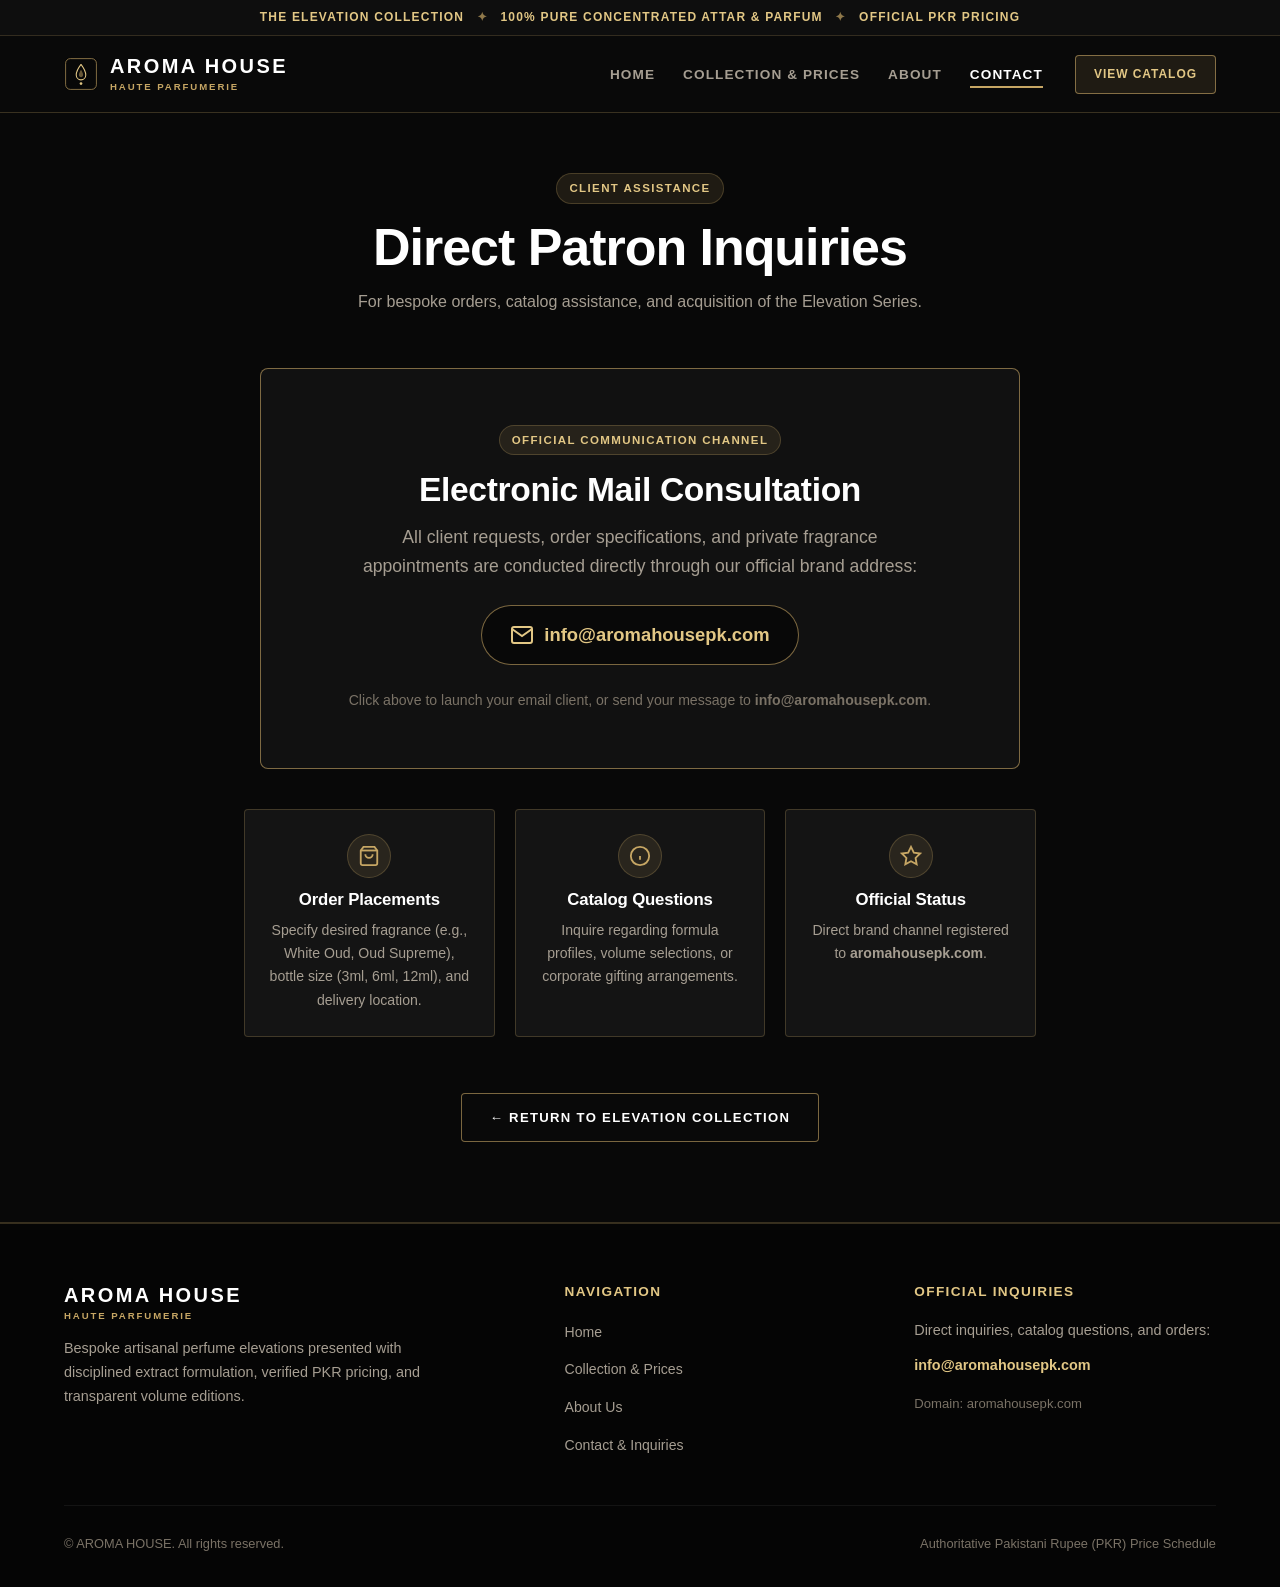
<file: contact.html>
<!DOCTYPE html>
<html lang="en">
<head>
  <meta charset="UTF-8">
  <meta name="viewport" content="width=device-width, initial-scale=1.0">
  <title>Contact &amp; Inquiries | AROMA HOUSE</title>
  <meta name="description" content="Contact AROMA HOUSE directly for fragrance consultations, orders, and inquiries at info@aromahousepk.com.">
  <link rel="canonical" href="https://aromahousepk.com/contact.html">
  <meta property="og:title" content="Contact &amp; Inquiries | AROMA HOUSE">
  <meta property="og:description" content="Get in touch with AROMA HOUSE for fragrance inquiries and orders from the Elevation Collection.">
  <meta property="og:url" content="https://aromahousepk.com/contact.html">
  <meta property="og:type" content="website">
  <meta property="og:image" content="./assets/hero-bottle.jpg">
  <link rel="icon" type="image/svg+xml" href="./assets/favicon.svg">
  <link rel="stylesheet" href="./css/style.css">
</head>
<body>
  <!-- Accessible Skip Link -->
  <a href="#main-content" class="skip-link">Skip to main content</a>

  <!-- Top Announcement Ticker -->
  <aside class="announcement-bar" aria-label="Brand Announcement">
    THE ELEVATION COLLECTION <span>✦</span> 100% PURE CONCENTRATED ATTAR &amp; PARFUM <span>✦</span> OFFICIAL PKR PRICING
  </aside>

  <!-- Global Header -->
  <header class="site-header">
    <div class="container">
      <div class="header-inner">
        <a href="./index.html" class="brand-link" aria-label="AROMA HOUSE Home">
          <svg class="brand-emblem-svg" viewBox="0 0 64 64" fill="none" xmlns="http://www.w3.org/2000/svg" aria-hidden="true">
            <rect width="64" height="64" rx="12" fill="#080808"/>
            <rect x="3" y="3" width="58" height="58" rx="9" stroke="#C6A664" stroke-width="1.5" stroke-opacity="0.8"/>
            <path d="M32 14 C32 14 23 26 23 34 C23 39 27 43 32 43 C37 43 41 39 41 34 C41 26 32 14 32 14 Z" stroke="#E2C785" stroke-width="2" stroke-linejoin="round"/>
            <path d="M32 24 C32 24 28 30 28 34 C28 36.2 29.8 38 32 38 C34.2 38 36 36.2 36 34 C36 30 32 24 32 24 Z" fill="#C6A664" fill-opacity="0.5"/>
            <circle cx="32" cy="50" r="2.5" fill="#E2C785"/>
          </svg>
          <div class="brand-wordmark">
            <span class="brand-title-main">AROMA HOUSE</span>
            <span class="brand-tagline-sub">HAUTE PARFUMERIE</span>
          </div>
        </a>

        <nav class="desktop-nav" aria-label="Primary Navigation">
          <ul class="nav-links">
            <li><a href="./index.html" class="nav-link">Home</a></li>
            <li><a href="./collection.html" class="nav-link">Collection &amp; Prices</a></li>
            <li><a href="./about.html" class="nav-link">About</a></li>
            <li><a href="./contact.html" class="nav-link active" aria-current="page">Contact</a></li>
          </ul>
          <a href="./collection.html" class="header-cta-btn">View Catalog</a>
        </nav>

        <button type="button" class="mobile-nav-toggle" aria-expanded="false" aria-controls="mobile-nav-menu" aria-label="Toggle navigation menu">
          <span class="hamburger-icon">
            <span class="hamburger-line line-1"></span>
            <span class="hamburger-line line-2"></span>
            <span class="hamburger-line line-3"></span>
          </span>
        </button>
      </div>
    </div>
  </header>

  <!-- Mobile Navigation Drawer -->
  <div id="mobile-nav-menu" class="mobile-nav-drawer" aria-label="Mobile Navigation">
    <ul class="mobile-nav-links">
      <li><a href="./index.html" class="mobile-nav-link">Home</a></li>
      <li><a href="./collection.html" class="mobile-nav-link">Collection &amp; Prices</a></li>
      <li><a href="./about.html" class="mobile-nav-link">About</a></li>
      <li><a href="./contact.html" class="mobile-nav-link active">Contact</a></li>
    </ul>
  </div>

  <!-- Main Content -->
  <main id="main-content">
    <section class="section" style="padding-top: 60px;">
      <div class="container-narrow">
        <div class="section-title-wrap">
          <div class="overline-badge">Client Assistance</div>
          <h1 class="section-heading-epic">Direct Patron Inquiries</h1>
          <p class="section-desc-epic">
            For bespoke orders, catalog assistance, and acquisition of the Elevation Series.
          </p>
        </div>

        <!-- Official Email Banner -->
        <div class="contact-hero-banner">
          <div class="overline-badge">Official Communication Channel</div>
          <h2 style="margin-bottom: 12px;">Electronic Mail Consultation</h2>
          <p style="font-size: 1.1rem; color: var(--text-secondary); max-width: 580px; margin: 0 auto;">
            All client requests, order specifications, and private fragrance appointments are conducted directly through our official brand address:
          </p>

          <div>
            <a href="mailto:info@aromahousepk.com" class="official-email-pill" id="email-link">
              <svg width="24" height="24" viewBox="0 0 24 24" fill="none" stroke="currentColor" stroke-width="2" aria-hidden="true">
                <path d="M4 4h16c1.1 0 2 .9 2 2v12c0 1.1-.9 2-2 2H4c-1.1 0-2-.9-2-2V6c0-1.1.9-2 2-2z"/>
                <polyline points="22,6 12,13 2,6"/>
              </svg>
              <span>info@aromahousepk.com</span>
            </a>
          </div>

          <p style="font-size: 0.88rem; color: var(--text-muted);">
            Click above to launch your email client, or send your message to <strong>info@aromahousepk.com</strong>.
          </p>
        </div>

        <!-- Inquiry Guidelines Grid -->
        <div class="contact-options-grid">
          <div class="contact-option-box">
            <div class="contact-option-icon" aria-hidden="true">
              <svg width="22" height="22" viewBox="0 0 24 24" fill="none" stroke="currentColor" stroke-width="2">
                <path d="M6 2L3 6v14a2 2 0 0 0 2 2h14a2 2 0 0 0 2-2V6l-3-4z"/>
                <line x1="3" y1="6" x2="21" y2="6"/>
                <path d="M16 10a4 4 0 0 1-8 0"/>
              </svg>
            </div>
            <h3 style="font-size: 1.05rem; margin-bottom: 8px;">Order Placements</h3>
            <p style="font-size: 0.88rem; color: var(--text-secondary); margin: 0;">
              Specify desired fragrance (e.g., White Oud, Oud Supreme), bottle size (3ml, 6ml, 12ml), and delivery location.
            </p>
          </div>

          <div class="contact-option-box">
            <div class="contact-option-icon" aria-hidden="true">
              <svg width="22" height="22" viewBox="0 0 24 24" fill="none" stroke="currentColor" stroke-width="2">
                <circle cx="12" cy="12" r="10"/>
                <line x1="12" y1="16" x2="12" y2="12"/>
                <line x1="12" y1="8" x2="12.01" y2="8"/>
              </svg>
            </div>
            <h3 style="font-size: 1.05rem; margin-bottom: 8px;">Catalog Questions</h3>
            <p style="font-size: 0.88rem; color: var(--text-secondary); margin: 0;">
              Inquire regarding formula profiles, volume selections, or corporate gifting arrangements.
            </p>
          </div>

          <div class="contact-option-box">
            <div class="contact-option-icon" aria-hidden="true">
              <svg width="22" height="22" viewBox="0 0 24 24" fill="none" stroke="currentColor" stroke-width="2">
                <polygon points="12 2 15.09 8.26 22 9.27 17 14.14 18.18 21.02 12 17.77 5.82 21.02 7 14.14 2 9.27 8.91 8.26 12 2"/>
              </svg>
            </div>
            <h3 style="font-size: 1.05rem; margin-bottom: 8px;">Official Status</h3>
            <p style="font-size: 0.88rem; color: var(--text-secondary); margin: 0;">
              Direct brand channel registered to <strong>aromahousepk.com</strong>.
            </p>
          </div>
        </div>

        <div style="text-align: center; margin-top: 56px;">
          <a href="./collection.html" class="btn btn-outline">&larr; Return to Elevation Collection</a>
        </div>
      </div>
    </section>
  </main>

  <!-- Global Footer -->
  <footer class="site-footer">
    <div class="container">
      <div class="footer-main-grid">
        <div>
          <div class="brand-wordmark">
            <span class="brand-title-main">AROMA HOUSE</span>
            <span class="brand-tagline-sub">HAUTE PARFUMERIE</span>
          </div>
          <p class="footer-bio-text">
            Bespoke artisanal perfume elevations presented with disciplined extract formulation, verified PKR pricing, and transparent volume editions.
          </p>
        </div>

        <div>
          <h4 class="footer-col-title">Navigation</h4>
          <ul class="footer-nav-list">
            <li><a href="./index.html">Home</a></li>
            <li><a href="./collection.html">Collection &amp; Prices</a></li>
            <li><a href="./about.html">About Us</a></li>
            <li><a href="./contact.html">Contact &amp; Inquiries</a></li>
          </ul>
        </div>

        <div>
          <h4 class="footer-col-title">Official Inquiries</h4>
          <p class="footer-contact-item" style="margin-bottom: 12px;">
            Direct inquiries, catalog questions, and orders:
          </p>
          <p class="footer-contact-item">
            <a href="mailto:info@aromahousepk.com">info@aromahousepk.com</a>
          </p>
          <p class="footer-contact-item" style="margin-top: 14px; font-size: 0.82rem; color: var(--text-muted);">
            Domain: aromahousepk.com
          </p>
        </div>
      </div>

      <div class="footer-bottom-bar">
        <div class="footer-copy">
          &copy; AROMA HOUSE. All rights reserved.
        </div>
        <div class="footer-badge-note">
          Authoritative Pakistani Rupee (PKR) Price Schedule
        </div>
      </div>
    </div>
  </footer>

  <script src="./js/products.js"></script>
  <script src="./js/main.js"></script>
</body>
</html>
</file>
<file: css/style.css>
/* ==========================================================================
   AROMA HOUSE - LUXURY SWISS-MODERN FRAGRANCE DESIGN SYSTEM
   Typography: PURE HELVETICA & HELVETICA NEUE
   Colors: Obsidian Black (#080808), Royal Gold (#C6A664 / #E2C785), Pure White (#FFFFFF)
   ========================================================================== */

:root {
  --bg-primary: #080808;
  --bg-secondary: #111111;
  --bg-card: #141414;
  --bg-card-hover: #1A1A1A;
  --bg-glass: rgba(10, 10, 10, 0.92);

  --gold-primary: #C6A664;
  --gold-light: #E2C785;
  --gold-dark: #9A7B38;
  --gold-soft: rgba(198, 166, 100, 0.12);
  --gold-glow: rgba(198, 166, 100, 0.25);
  --gold-border: rgba(198, 166, 100, 0.25);
  --gold-border-bright: rgba(198, 166, 100, 0.60);

  --text-white: #FFFFFF;
  --text-primary: #F5F2EB;
  --text-secondary: #A69E92;
  --text-muted: #7A7266;

  /* Standard Clean Font Family: HELVETICA */
  --font-family: 'Helvetica Neue', Helvetica, -apple-system, BlinkMacSystemFont, Arial, sans-serif;

  --container-max: 1200px;
  --container-narrow: 840px;
  --radius-sm: 4px;
  --radius-md: 8px;
  --transition-smooth: all 0.25s cubic-bezier(0.16, 1, 0.3, 1);
}

/* Reset & Box Sizing */
*, *::before, *::after {
  box-sizing: border-box;
  margin: 0;
  padding: 0;
}

html {
  font-size: 16px;
  scroll-behavior: smooth;
  background-color: var(--bg-primary);
  color: var(--text-primary);
  -webkit-font-smoothing: antialiased;
  -moz-osx-font-smoothing: grayscale;
}

body {
  font-family: var(--font-family);
  background-color: var(--bg-primary);
  color: var(--text-primary);
  line-height: 1.6;
  min-height: 100vh;
  display: flex;
  flex-direction: column;
  overflow-x: hidden;
}

/* Accessible Focus States */
:focus-visible {
  outline: 2px solid var(--gold-light);
  outline-offset: 3px;
}

/* Skip link */
.skip-link {
  position: absolute;
  top: -100px;
  left: 20px;
  background: var(--gold-primary);
  color: #080808;
  padding: 10px 20px;
  font-family: var(--font-family);
  font-weight: 700;
  font-size: 13px;
  letter-spacing: 0.08em;
  text-transform: uppercase;
  z-index: 99999;
  transition: top 0.2s ease;
  border-radius: var(--radius-sm);
}
.skip-link:focus {
  top: 20px;
}

/* Containers with Standard Professional Spacing */
.container {
  width: 100%;
  max-width: var(--container-max);
  margin: 0 auto;
  padding: 0 24px;
}

.container-narrow {
  width: 100%;
  max-width: var(--container-narrow);
  margin: 0 auto;
  padding: 0 24px;
}

/* Standard Website Typography Hierarchy */
h1, h2, h3, h4 {
  font-family: var(--font-family);
  color: var(--text-white);
  font-weight: 700;
  letter-spacing: -0.01em;
  line-height: 1.25;
}

h1 {
  font-size: clamp(2.2rem, 4.2vw, 3.25rem); /* Standard 35px - 52px */
  letter-spacing: -0.02em;
  line-height: 1.15;
}

h2 {
  font-size: clamp(1.5rem, 2.8vw, 2.1rem); /* Standard 24px - 34px */
  letter-spacing: -0.01em;
  line-height: 1.25;
}

h3 {
  font-size: 1.2rem; /* Standard 19px - 20px */
  font-weight: 600;
}

h4 {
  font-size: 0.95rem; /* Standard 15px */
  font-weight: 600;
  text-transform: uppercase;
  letter-spacing: 0.08em;
}

p {
  color: var(--text-secondary);
  font-size: 0.95rem; /* Standard 15px */
  line-height: 1.65;
  margin-bottom: 1rem;
}

p:last-child {
  margin-bottom: 0;
}

.gold-gradient-text {
  color: var(--gold-light);
  font-weight: 700;
}

.overline-badge {
  display: inline-flex;
  align-items: center;
  gap: 8px;
  font-family: var(--font-family);
  font-size: 0.72rem; /* Standard 11.5px */
  text-transform: uppercase;
  letter-spacing: 0.12em;
  color: var(--gold-light);
  font-weight: 700;
  padding: 5px 12px;
  background-color: var(--gold-soft);
  border: 1px solid var(--gold-border);
  border-radius: 20px;
  margin-bottom: 14px;
}

/* ==========================================================================
   TOP ANNOUNCEMENT BAR
   ========================================================================== */
.announcement-bar {
  background: #0E0E0E;
  border-bottom: 1px solid rgba(198, 166, 100, 0.2);
  padding: 8px 16px;
  font-size: 0.75rem; /* 12px */
  text-align: center;
  letter-spacing: 0.1em;
  text-transform: uppercase;
  color: var(--gold-light);
  font-weight: 600;
}

.announcement-bar span {
  opacity: 0.7;
  margin: 0 8px;
  color: var(--gold-primary);
}

/* ==========================================================================
   GLOBAL HEADER
   ========================================================================== */
.site-header {
  position: sticky;
  top: 0;
  z-index: 1000;
  background-color: var(--bg-glass);
  backdrop-filter: blur(14px);
  -webkit-backdrop-filter: blur(14px);
  border-bottom: 1px solid var(--gold-border);
  transition: var(--transition-smooth);
}

.header-inner {
  display: flex;
  align-items: center;
  justify-content: space-between;
  height: 76px;
}

/* Brand Wordmark */
.brand-link {
  display: flex;
  align-items: center;
  gap: 12px;
  text-decoration: none;
  color: var(--text-white);
}

.brand-emblem-svg {
  width: 34px;
  height: 34px;
  flex-shrink: 0;
}

.brand-wordmark {
  display: flex;
  flex-direction: column;
}

.brand-title-main {
  font-family: var(--font-family);
  font-size: 1.25rem;
  font-weight: 800;
  letter-spacing: 0.12em;
  text-transform: uppercase;
  color: var(--text-white);
  line-height: 1.1;
}

.brand-tagline-sub {
  font-family: var(--font-family);
  font-size: 0.6rem;
  letter-spacing: 0.2em;
  color: var(--gold-primary);
  text-transform: uppercase;
  margin-top: 2px;
  font-weight: 600;
}

/* Navigation Links */
.desktop-nav {
  display: flex;
  align-items: center;
  gap: 32px;
}

.nav-links {
  display: flex;
  list-style: none;
  gap: 28px;
  align-items: center;
}

.nav-link {
  font-family: var(--font-family);
  font-size: 0.85rem;
  letter-spacing: 0.08em;
  text-transform: uppercase;
  color: var(--text-secondary);
  text-decoration: none;
  padding: 6px 0;
  position: relative;
  transition: color 0.2s ease;
  font-weight: 600;
}

.nav-link:hover,
.nav-link.active {
  color: var(--text-white);
}

.nav-link.active::after,
.nav-link:hover::after {
  content: '';
  position: absolute;
  bottom: 0;
  left: 0;
  width: 100%;
  height: 2px;
  background-color: var(--gold-primary);
}

.header-cta-btn {
  display: inline-flex;
  align-items: center;
  padding: 9px 18px;
  background-color: var(--gold-soft);
  color: var(--gold-light);
  border: 1px solid var(--gold-border-bright);
  border-radius: var(--radius-sm);
  font-size: 0.75rem;
  font-weight: 700;
  letter-spacing: 0.08em;
  text-transform: uppercase;
  text-decoration: none;
  transition: var(--transition-smooth);
}

.header-cta-btn:hover {
  background-color: var(--gold-primary);
  color: #080808;
}

/* Mobile Toggle */
.mobile-nav-toggle {
  display: none;
  background: transparent;
  border: 1px solid var(--gold-border);
  color: var(--gold-primary);
  padding: 10px;
  border-radius: var(--radius-sm);
  cursor: pointer;
}

.hamburger-icon {
  width: 22px;
  height: 16px;
  display: flex;
  flex-direction: column;
  justify-content: space-between;
}

.hamburger-line {
  display: block;
  height: 2px;
  width: 100%;
  background-color: var(--gold-primary);
  border-radius: 2px;
  transition: transform 0.25s ease, opacity 0.25s ease;
}

.mobile-nav-toggle[aria-expanded="true"] .line-1 {
  transform: translateY(7px) rotate(45deg);
}
.mobile-nav-toggle[aria-expanded="true"] .line-2 {
  opacity: 0;
}
.mobile-nav-toggle[aria-expanded="true"] .line-3 {
  transform: translateY(-7px) rotate(-45deg);
}

.mobile-nav-drawer {
  display: none;
  position: fixed;
  top: 76px;
  left: 0;
  width: 100%;
  height: calc(100vh - 76px);
  background-color: #0C0C0C;
  border-top: 1px solid var(--gold-border);
  padding: 28px 24px;
  flex-direction: column;
  z-index: 999;
}

.mobile-nav-drawer.open {
  display: flex;
}

.mobile-nav-links {
  list-style: none;
  display: flex;
  flex-direction: column;
  gap: 20px;
}

.mobile-nav-link {
  font-family: var(--font-family);
  font-size: 1.15rem;
  font-weight: 700;
  letter-spacing: 0.05em;
  text-transform: uppercase;
  color: var(--text-white);
  text-decoration: none;
  padding-bottom: 12px;
  border-bottom: 1px solid rgba(255, 255, 255, 0.06);
}

.mobile-nav-link.active,
.mobile-nav-link:hover {
  color: var(--gold-light);
}

/* ==========================================================================
   BUTTONS
   ========================================================================== */
.btn {
  display: inline-flex;
  align-items: center;
  justify-content: center;
  gap: 8px;
  padding: 13px 28px;
  font-family: var(--font-family);
  font-size: 0.82rem;
  font-weight: 700;
  letter-spacing: 0.1em;
  text-transform: uppercase;
  text-decoration: none;
  border-radius: var(--radius-sm);
  transition: var(--transition-smooth);
  cursor: pointer;
  border: 1px solid transparent;
}

.btn-primary {
  background-color: var(--gold-primary);
  color: #080808;
}

.btn-primary:hover {
  background-color: var(--gold-light);
  transform: translateY(-1px);
  box-shadow: 0 4px 16px var(--gold-glow);
}

.btn-outline {
  background-color: rgba(10, 10, 10, 0.7);
  color: var(--text-white);
  border-color: var(--gold-border-bright);
  backdrop-filter: blur(8px);
}

.btn-outline:hover {
  border-color: var(--gold-light);
  color: var(--gold-light);
  background-color: var(--gold-soft);
  transform: translateY(-1px);
}

/* ==========================================================================
   FULL-BLEED HERO BACKGROUND SLIDESHOW & VIDEO (ENTIRE SECTION COVERAGE)
   ========================================================================== */
.hero-fullscreen-section {
  position: relative;
  min-height: 85vh;
  display: flex;
  flex-direction: column;
  justify-content: center;
  overflow: hidden;
  border-bottom: 1px solid var(--gold-border);
  padding: 80px 0 60px;
}

/* Full-bleed Background Media Container */
.hero-backdrop-container {
  position: absolute;
  top: 0;
  left: 0;
  width: 100%;
  height: 100%;
  z-index: 1;
  overflow: hidden;
  background-color: #080808;
}

/* Video Background (Plays seamlessly) */
.hero-fullscreen-video {
  position: absolute;
  top: 0;
  left: 0;
  width: 100%;
  height: 100%;
  object-fit: cover;
  z-index: 1;
  opacity: 0.65;
}

/* Full-bleed Image Slides (Layered with Video) */
.hero-bg-slide {
  position: absolute;
  top: 0;
  left: 0;
  width: 100%;
  height: 100%;
  object-fit: cover;
  z-index: 2;
  opacity: 0;
  transition: opacity 0.8s ease-in-out;
}

.hero-bg-slide.active {
  opacity: 1;
}

/* Cinematic Full-screen Vignette / Gradient Overlay */
.hero-backdrop-overlay {
  position: absolute;
  top: 0;
  left: 0;
  width: 100%;
  height: 100%;
  z-index: 3;
  pointer-events: none;
  background: linear-gradient(90deg, 
    rgba(8, 8, 8, 0.95) 0%, 
    rgba(8, 8, 8, 0.88) 35%, 
    rgba(8, 8, 8, 0.38) 65%, 
    rgba(8, 8, 8, 0.05) 85%, 
    rgba(8, 8, 8, 0.25) 100%
  ),
  linear-gradient(180deg, 
    rgba(8, 8, 8, 0.6) 0%, 
    transparent 15%, 
    transparent 85%, 
    rgba(8, 8, 8, 0.95) 100%
  );
}

/* Foreground Content */
.hero-foreground-content {
  position: relative;
  z-index: 4;
}

.hero-content-box {
  max-width: 640px;
}

.hero-headline {
  margin-bottom: 18px;
}

.hero-subtext {
  font-size: 1.05rem;
  line-height: 1.7;
  color: var(--text-primary);
  margin-bottom: 28px;
}

.hero-button-row {
  display: flex;
  flex-wrap: wrap;
  gap: 14px;
}

/* Bottom Floating Slide Switcher / Timeline Bar */
.hero-bottom-timeline {
  position: relative;
  z-index: 4;
  margin-top: 50px;
  display: flex;
  align-items: center;
  justify-content: space-between;
  flex-wrap: wrap;
  gap: 16px;
  background: rgba(14, 14, 14, 0.85);
  backdrop-filter: blur(12px);
  border: 1px solid var(--gold-border-bright);
  border-radius: var(--radius-sm);
  padding: 12px 20px;
}

.timeline-info-group {
  display: flex;
  align-items: center;
  flex-wrap: wrap;
  gap: 10px;
}

.timeline-info-label {
  font-size: 0.72rem;
  color: var(--text-muted);
  font-weight: 600;
  letter-spacing: 0.1em;
  text-transform: uppercase;
}

.timeline-active-name {
  font-size: 0.85rem;
  color: var(--gold-light);
  font-weight: 700;
  letter-spacing: 0.04em;
}

.timeline-active-price {
  font-size: 0.78rem;
  color: var(--text-primary);
  background: rgba(198, 166, 100, 0.12);
  border: 1px solid var(--gold-border);
  padding: 2px 10px;
  border-radius: 12px;
  font-weight: 600;
}

.slide-nav-pills {
  display: flex;
  gap: 8px;
  flex-wrap: wrap;
}

.slide-pill-trigger {
  background: transparent;
  border: 1px solid rgba(255, 255, 255, 0.15);
  color: var(--text-secondary);
  padding: 6px 14px;
  border-radius: 20px;
  font-family: var(--font-family);
  font-size: 0.72rem;
  font-weight: 600;
  cursor: pointer;
  transition: var(--transition-smooth);
}

.slide-pill-trigger:hover {
  border-color: var(--gold-light);
  color: var(--text-white);
}

.slide-pill-trigger.active {
  background: var(--gold-primary);
  border-color: var(--gold-primary);
  color: #080808;
  font-weight: 700;
}

/* ==========================================================================
   TRUST & VALUE PROPOSITION STRIP
   ========================================================================== */
.trust-strip-section {
  background-color: var(--bg-secondary);
  border-bottom: 1px solid var(--gold-border);
  padding: 36px 0;
}

.trust-grid {
  display: grid;
  grid-template-columns: repeat(auto-fit, minmax(230px, 1fr));
  gap: 28px;
}

.trust-item {
  display: flex;
  align-items: flex-start;
  gap: 16px;
}

.trust-icon-box {
  width: 42px;
  height: 42px;
  border-radius: var(--radius-sm);
  background: var(--gold-soft);
  border: 1px solid var(--gold-border);
  display: flex;
  align-items: center;
  justify-content: center;
  color: var(--gold-primary);
  flex-shrink: 0;
}

.trust-item-title {
  font-size: 0.9rem;
  font-weight: 700;
  color: var(--text-white);
  letter-spacing: 0.04em;
  text-transform: uppercase;
  margin-bottom: 3px;
}

.trust-item-desc {
  font-size: 0.82rem;
  color: var(--text-secondary);
  line-height: 1.5;
  margin: 0;
}

/* ==========================================================================
   SECTIONS & PRODUCT CARDS
   ========================================================================== */
.section {
  padding: 80px 0;
  border-bottom: 1px solid var(--gold-border);
}

.section-title-wrap {
  text-align: center;
  max-width: 680px;
  margin: 0 auto 52px;
}

.section-heading-epic {
  margin-bottom: 12px;
}

.section-desc-epic {
  font-size: 1rem;
  color: var(--text-secondary);
}

/* Product Cards Grid */
.products-grid-luxury {
  display: grid;
  grid-template-columns: repeat(auto-fit, minmax(320px, 1fr));
  gap: 32px;
}

.fragrance-card {
  background-color: var(--bg-card);
  border: 1px solid var(--gold-border);
  border-radius: var(--radius-md);
  overflow: hidden;
  display: flex;
  flex-direction: column;
  transition: var(--transition-smooth);
}

.fragrance-card:hover {
  border-color: var(--gold-border-bright);
  transform: translateY(-4px);
  box-shadow: 0 12px 30px rgba(0, 0, 0, 0.8);
}

.fragrance-card-media {
  position: relative;
  width: 100%;
  aspect-ratio: 1 / 1;
  background-color: #0A0A0A;
  overflow: hidden;
  border-bottom: 1px solid var(--gold-border);
}

.fragrance-card-media img {
  width: 100%;
  height: 100%;
  object-fit: cover;
  display: block;
  transition: transform 0.4s ease;
}

.fragrance-card:hover .fragrance-card-media img {
  transform: scale(1.04);
}

.fragrance-card-badge {
  position: absolute;
  top: 14px;
  right: 14px;
  background: rgba(10, 10, 10, 0.9);
  color: var(--gold-light);
  border: 1px solid var(--gold-border-bright);
  padding: 4px 10px;
  border-radius: 14px;
  font-size: 0.68rem;
  font-weight: 700;
  letter-spacing: 0.08em;
  text-transform: uppercase;
  z-index: 2;
}

.fragrance-card-body {
  padding: 24px;
  display: flex;
  flex-direction: column;
  flex-grow: 1;
}

.fragrance-card-category {
  font-size: 0.68rem;
  letter-spacing: 0.14em;
  text-transform: uppercase;
  color: var(--gold-primary);
  font-weight: 700;
  margin-bottom: 4px;
}

.fragrance-card-name {
  font-size: 1.15rem;
  font-weight: 700;
  letter-spacing: 0.02em;
  color: var(--text-white);
  margin-bottom: 6px;
  min-height: 2.6em;
  display: flex;
  align-items: center;
}

.fragrance-card-concentration {
  font-size: 0.8rem;
  color: var(--text-muted);
  margin-bottom: 18px;
}

/* Size Selector Pills */
.size-picker-label {
  display: block;
  font-size: 0.72rem;
  text-transform: uppercase;
  letter-spacing: 0.08em;
  color: var(--text-secondary);
  font-weight: 600;
  margin-bottom: 8px;
}

.size-picker-buttons {
  display: grid;
  grid-template-columns: repeat(3, 1fr);
  gap: 8px;
  margin-bottom: 20px;
}

.size-pill-btn {
  background: rgba(255, 255, 255, 0.04);
  border: 1px solid rgba(255, 255, 255, 0.12);
  color: var(--text-secondary);
  padding: 8px 0;
  border-radius: var(--radius-sm);
  font-family: var(--font-family);
  font-size: 0.82rem;
  font-weight: 600;
  cursor: pointer;
  transition: var(--transition-smooth);
  text-align: center;
}

.size-pill-btn:hover {
  border-color: var(--gold-border-bright);
  color: var(--text-white);
}

.size-pill-btn.active {
  background-color: var(--gold-soft);
  border-color: var(--gold-light);
  color: var(--gold-light);
  font-weight: 700;
}

/* Price Box */
.fragrance-card-footer {
  margin-top: auto;
  padding-top: 18px;
  border-top: 1px solid rgba(255, 255, 255, 0.06);
  display: flex;
  align-items: center;
  justify-content: space-between;
}

.price-sub-label {
  font-size: 0.72rem;
  text-transform: uppercase;
  letter-spacing: 0.08em;
  color: var(--text-muted);
}

.price-amount-highlight {
  font-family: var(--font-family);
  font-size: 1.35rem;
  font-weight: 700;
  color: var(--gold-light);
  font-variant-numeric: tabular-nums;
}

/* ==========================================================================
   MASTER PRICE MATRIX TABLE
   ========================================================================== */
.table-luxury-card {
  background: var(--bg-card);
  border: 1px solid var(--gold-border);
  border-radius: var(--radius-md);
  overflow-x: auto;
}

.luxury-price-table {
  width: 100%;
  border-collapse: collapse;
  min-width: 640px;
}

.luxury-price-table th {
  background: #111111;
  color: var(--gold-light);
  font-weight: 700;
  font-size: 0.82rem;
  letter-spacing: 0.08em;
  text-transform: uppercase;
  padding: 16px 24px;
  border-bottom: 2px solid var(--gold-border);
  text-align: left;
}

.luxury-price-table th.col-align-right {
  text-align: right;
}

.luxury-price-table td {
  padding: 16px 24px;
  border-bottom: 1px solid rgba(255, 255, 255, 0.05);
  font-size: 0.95rem;
}

.luxury-price-table td.col-prod-title {
  color: var(--text-white);
  font-weight: 600;
}

.luxury-price-table td.col-align-right {
  text-align: right;
  color: var(--gold-light);
  font-weight: 700;
  font-variant-numeric: tabular-nums;
}

.luxury-price-table tr:hover td {
  background-color: rgba(198, 166, 100, 0.03);
}

/* ==========================================================================
   EDITORIAL & PHILOSOPHY SECTION
   ========================================================================== */
.editorial-quote-block {
  border-left: 2px solid var(--gold-primary);
  padding: 12px 0 12px 24px;
  margin: 28px 0;
  font-style: italic;
  font-size: 1.25rem;
  line-height: 1.6;
  color: var(--text-white);
}

/* ==========================================================================
   CONTACT SECTION
   ========================================================================== */
.contact-hero-banner {
  background: #111111;
  border: 1px solid var(--gold-border-bright);
  border-radius: var(--radius-md);
  padding: clamp(32px, 5vw, 56px);
  text-align: center;
  max-width: 760px;
  margin: 0 auto;
}

.official-email-pill {
  display: inline-flex;
  align-items: center;
  gap: 10px;
  background: #080808;
  border: 1px solid var(--gold-border-bright);
  padding: 14px 28px;
  border-radius: 30px;
  color: var(--gold-light);
  font-family: var(--font-family);
  font-size: 1.15rem;
  font-weight: 700;
  text-decoration: none;
  margin: 24px 0;
  transition: var(--transition-smooth);
}

.official-email-pill:hover {
  background: var(--gold-primary);
  color: #080808;
}

.contact-options-grid {
  display: grid;
  grid-template-columns: repeat(auto-fit, minmax(210px, 1fr));
  gap: 20px;
  margin-top: 40px;
}

.contact-option-box {
  background: var(--bg-card);
  border: 1px solid var(--gold-border);
  border-radius: var(--radius-sm);
  padding: 24px;
  text-align: center;
}

.contact-option-icon {
  width: 44px;
  height: 44px;
  border-radius: 50%;
  background: var(--gold-soft);
  border: 1px solid var(--gold-border);
  color: var(--gold-primary);
  display: flex;
  align-items: center;
  justify-content: center;
  margin: 0 auto 12px;
}

/* ==========================================================================
   FOOTER
   ========================================================================== */
.site-footer {
  margin-top: auto;
  background-color: #050505;
  border-top: 1px solid var(--gold-border);
  padding: 60px 0 32px;
}

.footer-main-grid {
  display: grid;
  grid-template-columns: 1.5fr 1fr 1fr;
  gap: 48px;
  padding-bottom: 48px;
  border-bottom: 1px solid rgba(255, 255, 255, 0.06);
}

.footer-bio-text {
  color: var(--text-secondary);
  font-size: 0.9rem;
  line-height: 1.65;
  max-width: 380px;
  margin-top: 14px;
}

.footer-col-title {
  font-size: 0.85rem;
  letter-spacing: 0.1em;
  text-transform: uppercase;
  color: var(--gold-light);
  margin-bottom: 18px;
}

.footer-nav-list {
  list-style: none;
  display: flex;
  flex-direction: column;
  gap: 12px;
}

.footer-nav-list a {
  color: var(--text-secondary);
  text-decoration: none;
  font-size: 0.88rem;
  transition: color 0.2s ease;
}

.footer-nav-list a:hover {
  color: var(--gold-light);
}

.footer-contact-item {
  color: var(--text-secondary);
  font-size: 0.9rem;
  line-height: 1.6;
}

.footer-contact-item a {
  color: var(--gold-light);
  text-decoration: none;
  font-weight: 700;
}

.footer-bottom-bar {
  padding-top: 28px;
  display: flex;
  justify-content: space-between;
  align-items: center;
  flex-wrap: wrap;
  gap: 16px;
}

.footer-copy {
  font-size: 0.8rem;
  color: var(--text-muted);
}

.footer-badge-note {
  font-size: 0.8rem;
  color: var(--text-muted);
}

/* ==========================================================================
   RESPONSIVE MEDIA QUERIES
   ========================================================================== */
@media (max-width: 900px) {
  .hero-bottom-timeline {
    flex-direction: column;
    align-items: stretch;
    text-align: center;
  }

  .slide-nav-pills {
    justify-content: center;
  }

  .footer-main-grid {
    grid-template-columns: 1fr;
    gap: 36px;
  }
}

@media (max-width: 768px) {
  .desktop-nav {
    display: none;
  }

  .mobile-nav-toggle {
    display: flex;
  }

  .announcement-bar {
    font-size: 0.68rem;
    letter-spacing: 0.06em;
    padding: 6px 10px;
  }

  .products-grid-luxury {
    grid-template-columns: 1fr;
  }

  .section {
    padding: 50px 0;
  }

  .hero-fullscreen-section {
    min-height: 80vh;
    padding: 60px 0 40px;
  }

  .hero-bg-slide,
  .hero-fullscreen-video {
    object-position: 72% center;
  }

  .hero-backdrop-overlay {
    background: linear-gradient(180deg, 
      rgba(8, 8, 8, 0.94) 0%, 
      rgba(8, 8, 8, 0.82) 50%, 
      rgba(8, 8, 8, 0.35) 75%, 
      rgba(8, 8, 8, 0.95) 100%
    );
  }

  .timeline-info-group {
    justify-content: center;
  }
}
</file>
